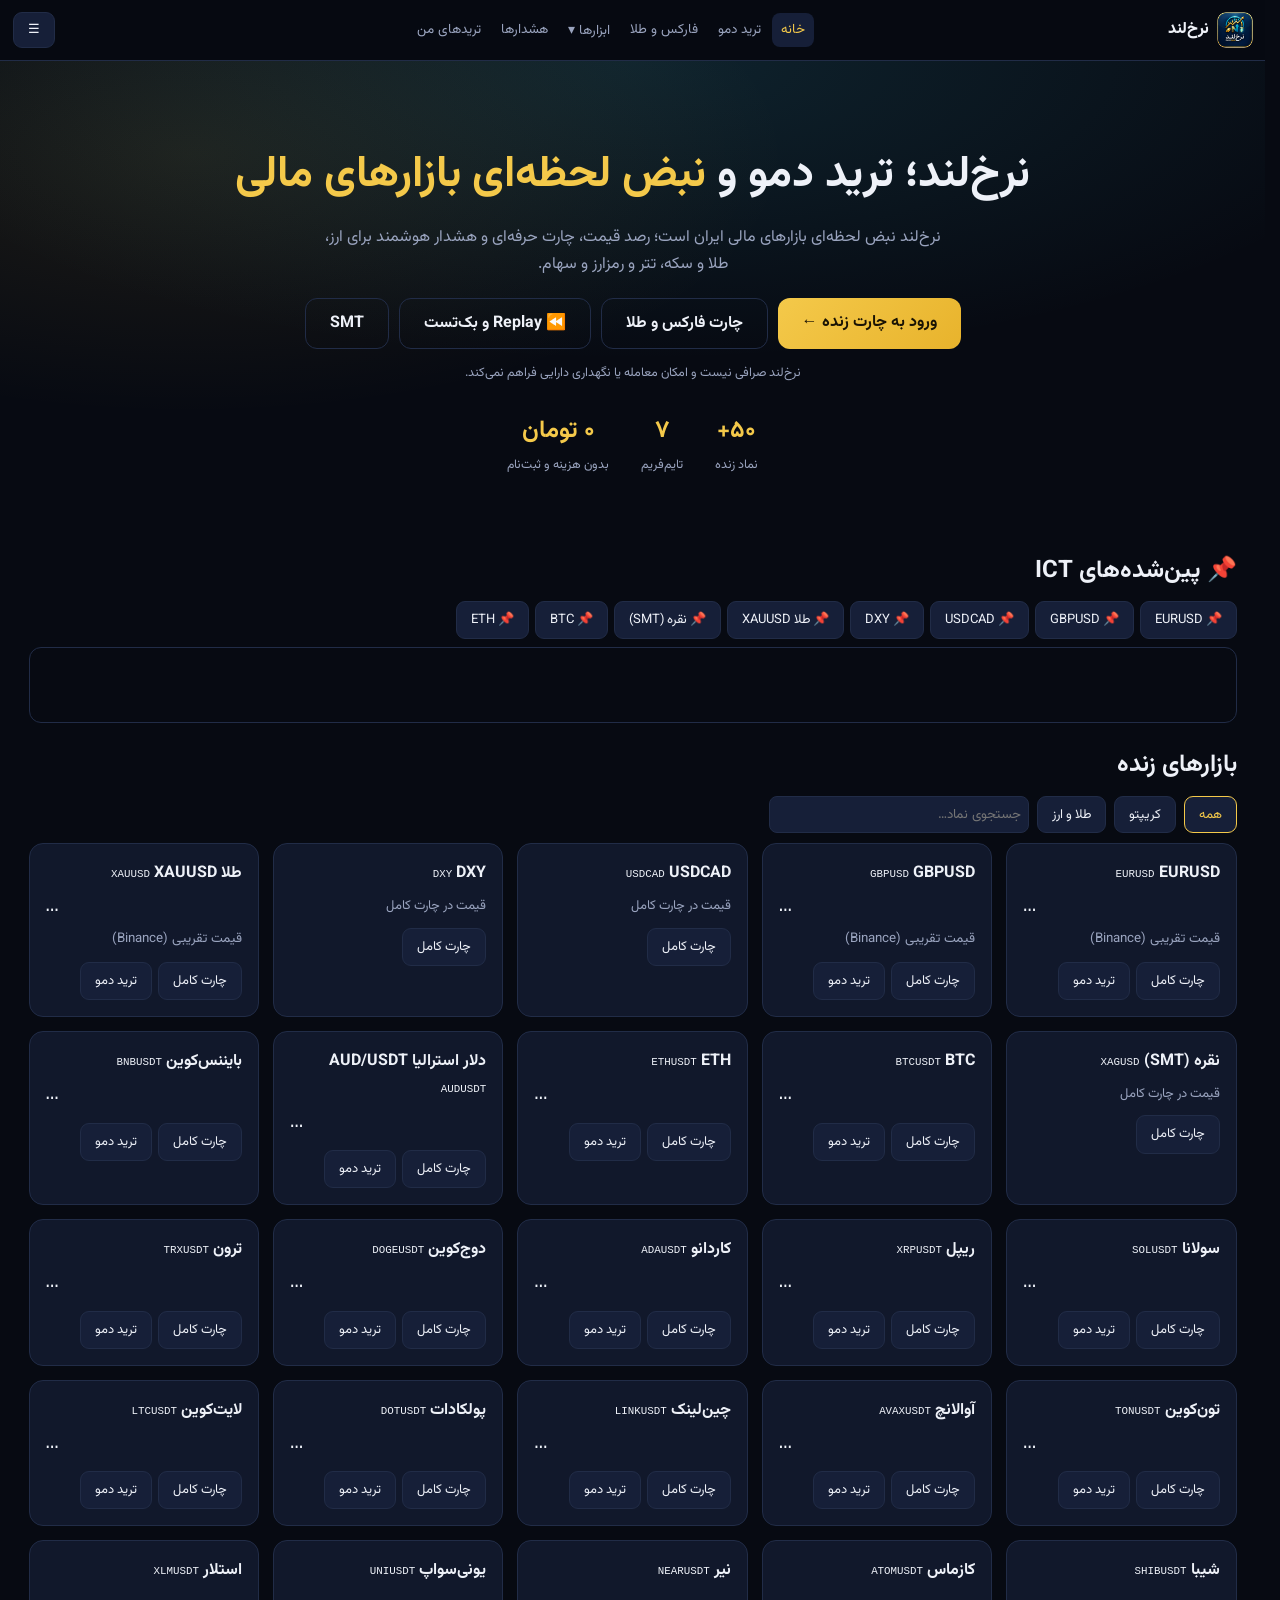
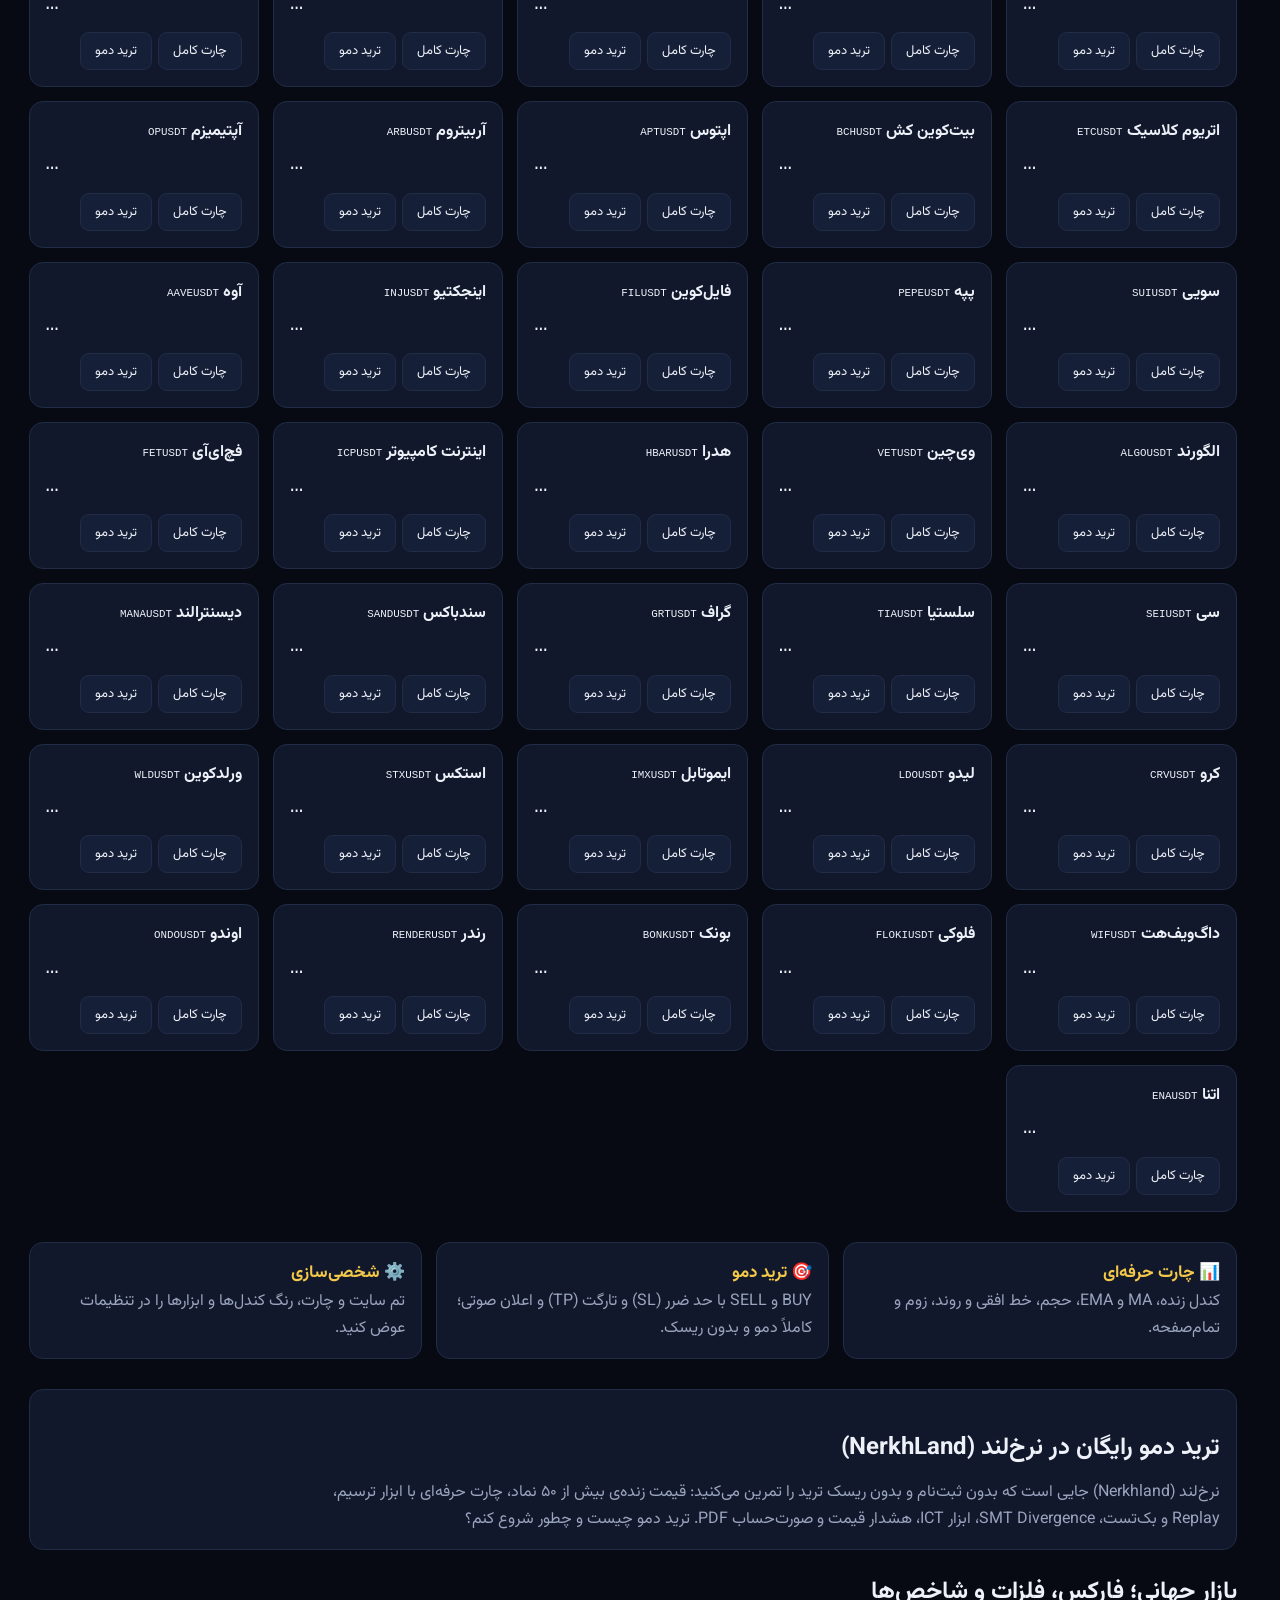
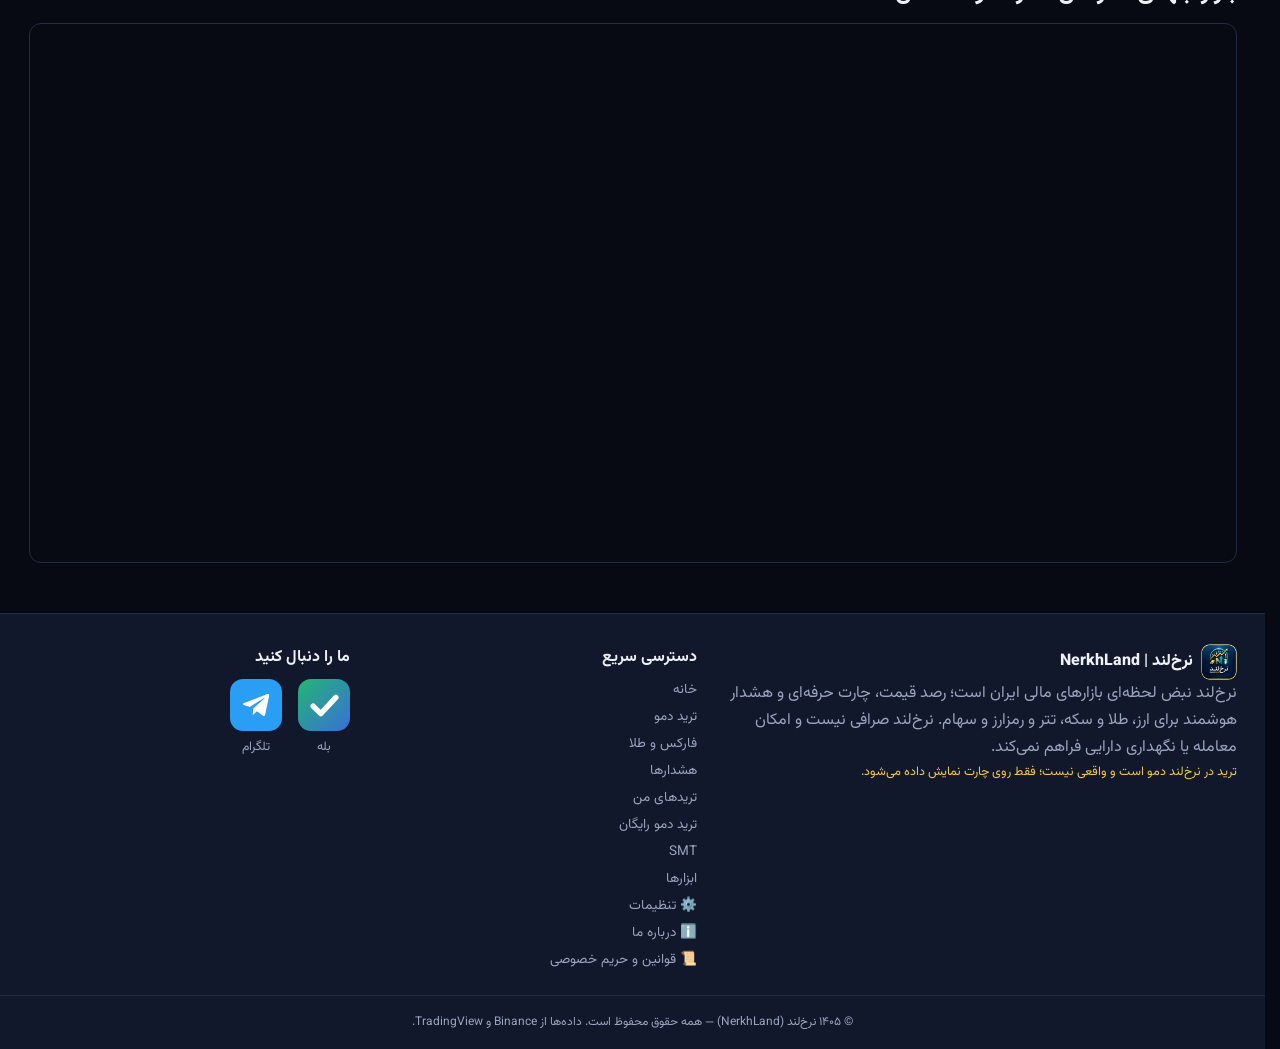
<file: index.html>
<!DOCTYPE html><html lang="fa" dir="rtl"><head><meta charset="utf-8"><meta name="viewport" content="width=device-width,initial-scale=1,viewport-fit=cover"><title>نرخ‌لند | ترید دمو رایگان، چارت زنده، Replay و SMT — NerkhLand</title><meta name="description" content="ترید دمو رایگان در نرخ‌لند (NerkhLand): قیمت زنده‌ی کریپتو، طلا و جفت‌ارز، چارت حرفه‌ای، Replay و بک‌تست، SMT و ابزار ICT، هشدار قیمت — بدون ثبت‌نام."><link rel="icon" href="assets/logo.png"><link rel="manifest" href="manifest.webmanifest"><link rel="apple-touch-icon" href="assets/icon-192.png"><meta name="theme-color" content="#070a12"><meta name="apple-mobile-web-app-capable" content="yes"><meta name="mobile-web-app-capable" content="yes"><link href="https://fonts.googleapis.com/css2?family=Vazirmatn:wght@400;700;800&display=swap" rel="stylesheet"><link rel="stylesheet" href="assets/app.css"><!--seo--><link rel="canonical" href="https://nerkhland.vercel.app/"><meta name="robots" content="index,follow,max-image-preview:large"><meta property="og:type" content="website"><meta property="og:site_name" content="نرخ‌لند | NerkhLand"><meta property="og:locale" content="fa_IR"><meta property="og:title" content="نرخ‌لند | ترید دمو رایگان، چارت زنده، Replay و SMT — NerkhLand"><meta property="og:description" content="ترید دمو رایگان در نرخ‌لند (NerkhLand): قیمت زنده‌ی کریپتو، طلا و جفت‌ارز، چارت حرفه‌ای، Replay و بک‌تست، SMT و ابزار ICT، هشدار قیمت — بدون ثبت‌نام."><meta property="og:url" content="https://nerkhland.vercel.app/"><meta property="og:image" content="https://nerkhland.vercel.app/assets/og.png"><meta property="og:image:width" content="1200"><meta property="og:image:height" content="630"><meta name="twitter:card" content="summary_large_image"><meta name="twitter:title" content="نرخ‌لند | ترید دمو رایگان، چارت زنده، Replay و SMT — NerkhLand"><meta name="twitter:description" content="ترید دمو رایگان در نرخ‌لند (NerkhLand): قیمت زنده‌ی کریپتو، طلا و جفت‌ارز، چارت حرفه‌ای، Replay و بک‌تست، SMT و ابزار ICT، هشدار قیمت — بدون ثبت‌نام."><meta name="twitter:image" content="https://nerkhland.vercel.app/assets/og.png"><link rel="preconnect" href="https://fonts.gstatic.com" crossorigin><script type="application/ld+json">{"@context": "https://schema.org", "@graph": [{"@type": "Organization", "@id": "https://nerkhland.vercel.app/#org", "name": "نرخ‌لند", "alternateName": ["NerkhLand", "Nerkhland", "nerkhland", "نرخ لند"], "url": "https://nerkhland.vercel.app/", "logo": "https://nerkhland.vercel.app/assets/icon-512.png"}, {"@type": "WebSite", "@id": "https://nerkhland.vercel.app/#web", "url": "https://nerkhland.vercel.app/", "name": "نرخ‌لند | NerkhLand", "inLanguage": "fa", "publisher": {"@id": "https://nerkhland.vercel.app/#org"}}]}</script><!--/seo--></head><body>
<section class="hero"><div class="wrap"><h1>نرخ‌لند؛ ترید دمو و <span style="color:var(--gold)">نبض لحظه‌ای بازارهای مالی</span></h1><p>نرخ‌لند نبض لحظه‌ای بازارهای مالی ایران است؛ رصد قیمت، چارت حرفه‌ای و هشدار هوشمند برای ارز، طلا و سکه، تتر و رمزارز و سهام.</p><div class="cta"><a class="g" href="chart.html">ورود به چارت زنده ←</a><a class="o" href="tv.html">چارت فارکس و طلا</a><a class="o" href="chart.html">⏪ Replay و بک‌تست</a><a class="o" href="smt.html">SMT</a></div>
<p style="font-size:12.5px;margin-top:14px">نرخ‌لند صرافی نیست و امکان معامله یا نگهداری دارایی فراهم نمی‌کند.</p><div class="stats"><div><b>۵۰+</b><span>نماد زنده</span></div><div><b>۷</b><span>تایم‌فریم</span></div><div><b>۰ تومان</b><span>بدون هزینه و ثبت‌نام</span></div></div></div></section>
<main class="wrap"><h2>📌 پین‌شده‌های ICT</h2><div class="bar" id="pn"></div><div class="tape" id="tape"></div><h2>بازارهای زنده</h2><div class="chips"><button class="on" data-f="all">همه</button><button data-f="cr">کریپتو</button><button data-f="fx">طلا و ارز</button><input id="q" placeholder="جستجوی نماد…"></div><div class="grid" id="g"></div>
<div class="feat"><div class="card"><b>📊 چارت حرفه‌ای</b><p>کندل زنده، MA و EMA، حجم، خط افقی و روند، زوم و تمام‌صفحه.</p></div><div class="card"><b>🎯 ترید دمو</b><p>BUY و SELL با حد ضرر (SL) و تارگت (TP) و اعلان صوتی؛ کاملاً دمو و بدون ریسک.</p></div><div class="card"><b>⚙️ شخصی‌سازی</b><p>تم سایت و چارت، رنگ کندل‌ها و ابزارها را در تنظیمات عوض کنید.</p></div></div><section class="card seo" style="margin:20px 0"><h2>ترید دمو رایگان در نرخ‌لند (NerkhLand)</h2><p>نرخ‌لند (Nerkhland) جایی است که بدون ثبت‌نام و بدون ریسک ترید را تمرین می‌کنید: قیمت زنده‌ی بیش از ۵۰ نماد، چارت حرفه‌ای با ابزار ترسیم، <a href="chart.html?replay=1">Replay و بک‌تست</a>، <a href="smt.html">SMT Divergence</a>، ابزار ICT، هشدار قیمت و صورت‌حساب PDF. <a href="demo-trade.html">ترید دمو چیست و چطور شروع کنم؟</a></p></section><h2>بازار جهانی؛ فارکس، فلزات و شاخص‌ها</h2><div class="tape" id="ov" style="height:540px"></div></main>
<script src="assets/app.js"></script><script>layout('index.html');$('#pn').innerHTML=PINS.map(p=>`<a class="btn" href="tv.html?s=${encodeURIComponent(p[0])}">📌 ${p[1]}</a>`).join('');let f='all',q='';
tvw($('#tape'),'ticker-tape',{symbols:[{proName:'OANDA:XAUUSD',title:'طلا XAU'},{proName:'FX:EURUSD',title:'EUR/USD'},{proName:'FX:GBPUSD',title:'GBP/USD'},{proName:'BITSTAMP:BTCUSD',title:'BTC'},{proName:'BITSTAMP:ETHUSD',title:'ETH'},{proName:'OANDA:XAGUSD',title:'نقره'},{proName:'TVC:DXY',title:'DXY'}],isTransparent:true,displayMode:'adaptive'});
tvf($('#ov'),'market-overview',{dateRange:'1D',showChart:true,isTransparent:true,width:'100%',height:'100%',showSymbolLogo:true,tabs:[{title:'فارکس',symbols:[{s:'FX:EURUSD',d:'EUR/USD'},{s:'FX:GBPUSD',d:'GBP/USD'},{s:'FX:USDJPY',d:'USD/JPY'},{s:'FX:AUDUSD',d:'AUD/USD'},{s:'FX:USDCAD',d:'USD/CAD'},{s:'FX:USDCHF',d:'USD/CHF'},{s:'FX:NZDUSD',d:'NZD/USD'}]},{title:'فلزات و انرژی',symbols:[{s:'OANDA:XAUUSD',d:'طلا'},{s:'OANDA:XAGUSD',d:'نقره'},{s:'OANDA:XPTUSD',d:'پلاتین'},{s:'TVC:USOIL',d:'نفت خام'},{s:'COMEX:HG1!',d:'مس'}]},{title:'شاخص‌ها',symbols:[{s:'TVC:DXY',d:'شاخص دلار DXY'},{s:'SP:SPX',d:'S&P 500'},{s:'NASDAQ:NDX',d:'نزدک ۱۰۰'},{s:'DJ:DJI',d:'داوجونز'},{s:'TVC:DAX',d:'DAX'}]},{title:'کریپتو',symbols:[{s:'BINANCE:BTCUSDT',d:'بیت‌کوین'},{s:'BINANCE:ETHUSDT',d:'اتریوم'},{s:'BINANCE:SOLUSDT',d:'سولانا'},{s:'BINANCE:BNBUSDT',d:'BNB'},{s:'BINANCE:XRPUSDT',d:'ریپل'}]}]});
const PC=[['FX:EURUSD','EURUSD','EURUSDT','fx'],['FX:GBPUSD','GBPUSD','GBPUSDT','fx'],['FX:USDCAD','USDCAD',null,'fx'],['TVC:DXY','DXY',null,'fx'],['OANDA:XAUUSD','طلا XAUUSD','PAXGUSDT','fx'],['OANDA:XAGUSD','نقره (SMT)',null,'fx'],['BINANCE:BTCUSDT','BTC','BTCUSDT','cr'],['BINANCE:ETHUSDT','ETH','ETHUSDT','cr']],USED=PC.map(p=>p[2]).filter(Boolean),APX=['EURUSDT','GBPUSDT','PAXGUSDT'];
function card(h,name,sub,key,demo){const u='tv.html?s='+encodeURIComponent(h);return `<div class="card"><a href="${u}"><b>${name}</b> <small class="mono">${sub}</small>${key?`<div class="mono" style="font-size:22px" id="p${key}">${P[key]?fmt(P[key]):'…'}</div><div class="mono" id="c${key}"></div>${APX.includes(key)?'<small style="color:var(--d)">قیمت تقریبی (Binance)</small>':''}`:'<div style="font-size:13px;color:var(--d);margin:8px 0">قیمت در چارت کامل</div>'}</a><div class="bar" style="margin:10px 0 0"><a class="btn" href="${u}">چارت کامل</a>${demo?`<a class="btn" href="chart.html?symbol=${demo}">ترید دمو</a>`:''}</div></div>`}
function R(){const t=s=>(s||'').toLowerCase().includes(q);
const pins=PC.filter(p=>(f=='all'||p[3]==f)&&t(p[1]+p[0]+(p[2]||''))).map(p=>card(p[0],p[1],p[0].split(':')[1],p[2],p[2]));
const rest=Object.keys(SYMS).filter(s=>!USED.includes(s)&&(f=='all'||(f=='fx')==FX.includes(s))&&t(s+SYMS[s])).sort((a,b)=>(a=='AUDUSDT'?-1:0)-(b=='AUDUSDT'?-1:0)).map(s=>card('BINANCE:'+s,SYMS[s],s,s,s));
$('#g').innerHTML=pins.concat(rest).join('');Object.keys(P).forEach(U)}
function U(s){const p=$('#p'+s);if(!p)return;p.textContent=fmt(P[s]);const c=$('#c'+s);c.textContent=(CH[s]>=0?'▲ ':'▼ ')+Math.abs(CH[s]).toFixed(2)+'%';c.className='mono '+(CH[s]>=0?'up':'dn')}
document.querySelector('.chips').onclick=e=>{if(e.target.dataset.f){f=e.target.dataset.f;document.querySelectorAll('.chips button').forEach(b=>b.classList.toggle('on',b==e.target));R()}};$('#q').oninput=e=>{q=e.target.value.toLowerCase();R()};addEventListener('tick',e=>U(e.detail));R()</script></body></html>
</file>
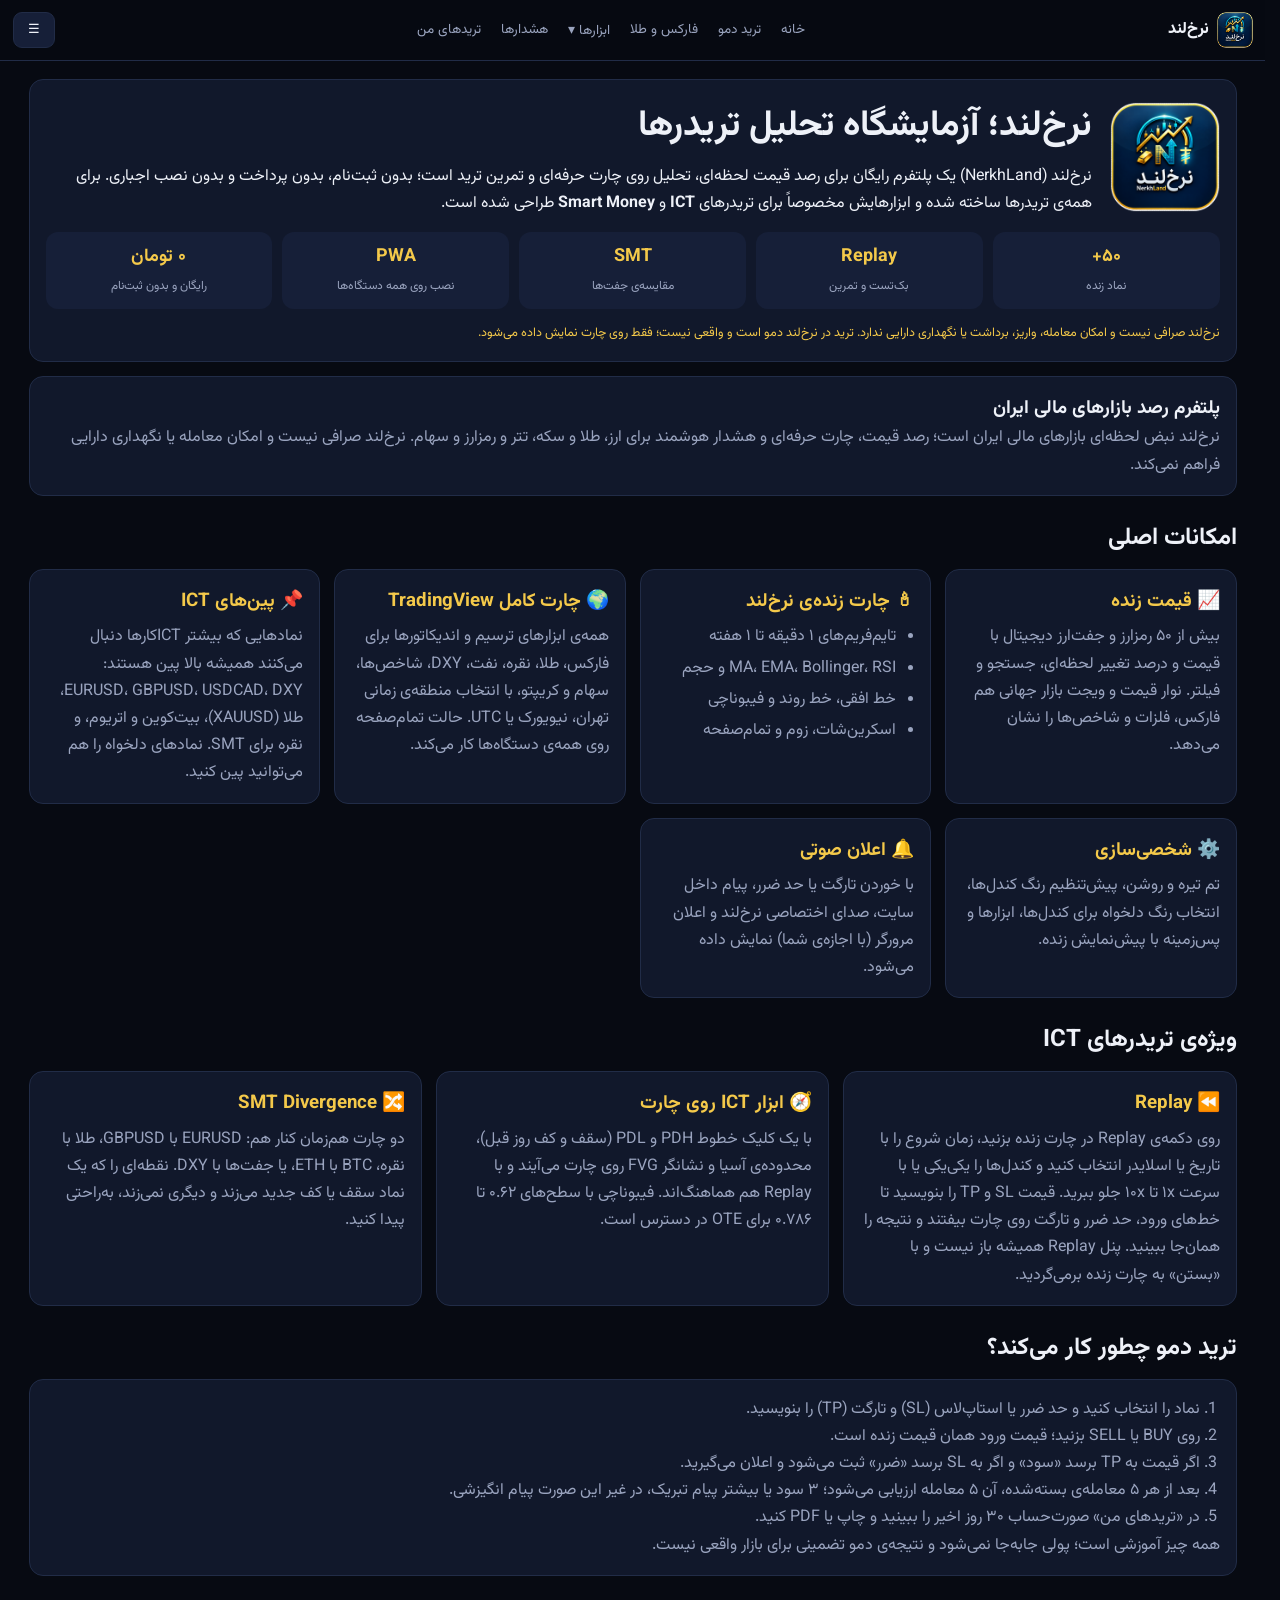
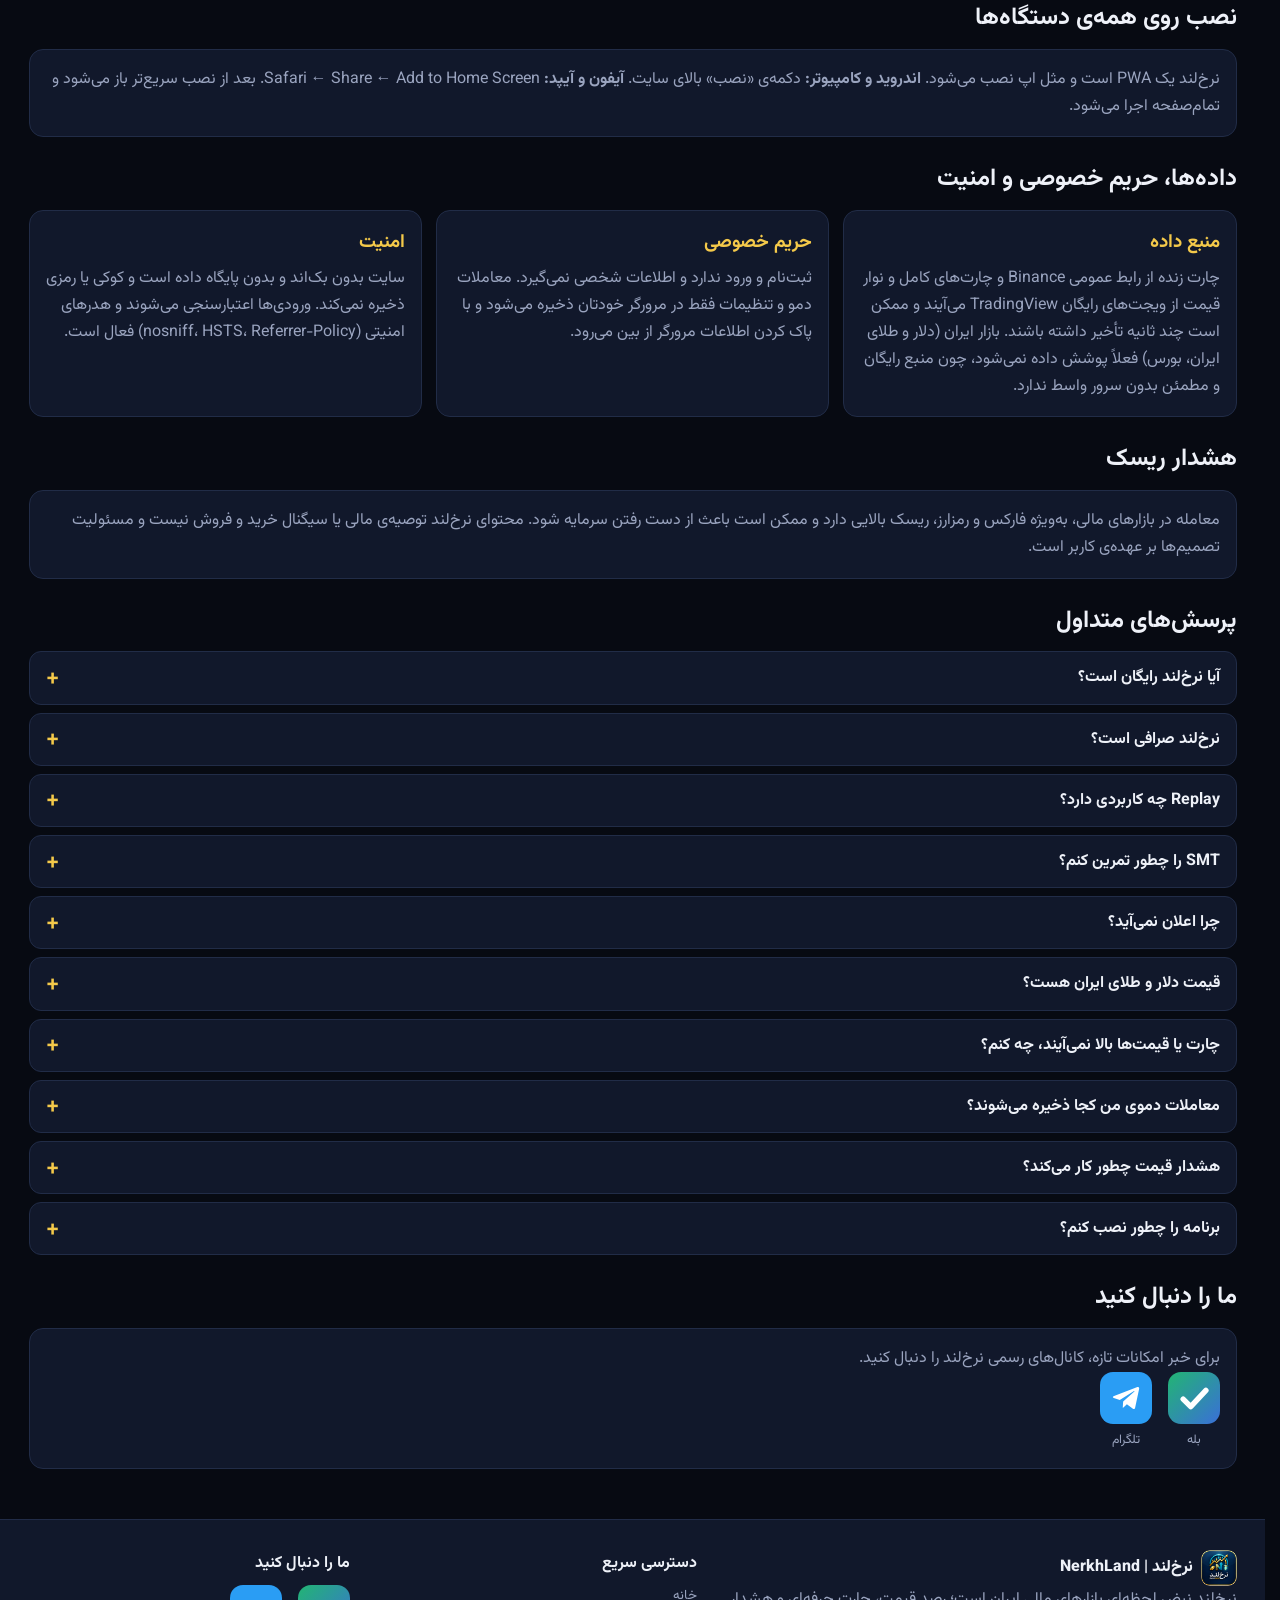
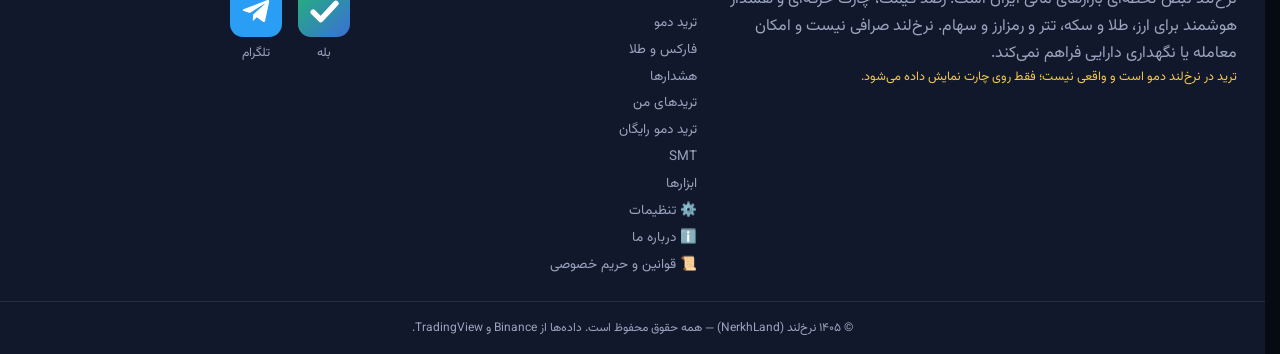
<file: about.html>
<!DOCTYPE html><html lang="fa" dir="rtl"><head><meta charset="utf-8"><meta name="viewport" content="width=device-width,initial-scale=1,viewport-fit=cover"><title>درباره نرخ‌لند (NerkhLand) | پلتفرم ترید دمو و تحلیل ICT</title><meta name="description" content="نرخ‌لند پلتفرم رایگان رصد قیمت، تحلیل چارت و ترید دمو برای همه‌ی تریدرها و مخصوص تریدرهای ICT است."><link rel="icon" href="assets/logo.png"><link rel="manifest" href="manifest.webmanifest"><link rel="apple-touch-icon" href="assets/icon-192.png"><meta name="theme-color" content="#070a12"><meta name="apple-mobile-web-app-capable" content="yes"><meta name="mobile-web-app-capable" content="yes"><link href="https://fonts.googleapis.com/css2?family=Vazirmatn:wght@400;700;800&display=swap" rel="stylesheet"><link rel="stylesheet" href="assets/app.css"><!--seo--><link rel="canonical" href="https://nerkhland.vercel.app/about.html"><meta name="robots" content="index,follow,max-image-preview:large"><meta property="og:type" content="website"><meta property="og:site_name" content="نرخ‌لند | NerkhLand"><meta property="og:locale" content="fa_IR"><meta property="og:title" content="درباره نرخ‌لند (NerkhLand) | پلتفرم ترید دمو و تحلیل ICT"><meta property="og:description" content="نرخ‌لند پلتفرم رایگان رصد قیمت، تحلیل چارت و ترید دمو برای همه‌ی تریدرها و مخصوص تریدرهای ICT است."><meta property="og:url" content="https://nerkhland.vercel.app/about.html"><meta property="og:image" content="https://nerkhland.vercel.app/assets/og.png"><meta property="og:image:width" content="1200"><meta property="og:image:height" content="630"><meta name="twitter:card" content="summary_large_image"><meta name="twitter:title" content="درباره نرخ‌لند (NerkhLand) | پلتفرم ترید دمو و تحلیل ICT"><meta name="twitter:description" content="نرخ‌لند پلتفرم رایگان رصد قیمت، تحلیل چارت و ترید دمو برای همه‌ی تریدرها و مخصوص تریدرهای ICT است."><meta name="twitter:image" content="https://nerkhland.vercel.app/assets/og.png"><link rel="preconnect" href="https://fonts.gstatic.com" crossorigin><script type="application/ld+json">{"@context": "https://schema.org", "@graph": [{"@type": "Organization", "@id": "https://nerkhland.vercel.app/#org", "name": "نرخ‌لند", "alternateName": ["NerkhLand", "Nerkhland", "nerkhland", "نرخ لند"], "url": "https://nerkhland.vercel.app/", "logo": "https://nerkhland.vercel.app/assets/icon-512.png"}]}</script><!--/seo--></head><body>
<main class="wrap"><div class="card" style="margin-top:18px"><div class="hero2"><img src="assets/logo.png" width="110" height="110" alt="لوگوی نرخ‌لند"><div style="flex:1;min-width:240px"><h1 style="margin:0 0 6px;font-size:clamp(24px,4vw,36px)">نرخ‌لند؛ آزمایشگاه تحلیل تریدرها</h1><p style="color:var(--t)">نرخ‌لند (NerkhLand) یک پلتفرم رایگان برای رصد قیمت لحظه‌ای، تحلیل روی چارت حرفه‌ای و تمرین ترید است؛ بدون ثبت‌نام، بدون پرداخت و بدون نصب اجباری. برای همه‌ی تریدرها ساخته شده و ابزارهایش مخصوصاً برای تریدرهای <b>ICT</b> و <b>Smart Money</b> طراحی شده است.</p></div></div>
<div class="kpi"><div><b>۵۰+</b><span>نماد زنده</span></div><div><b>Replay</b><span>بک‌تست و تمرین</span></div><div><b>SMT</b><span>مقایسه‌ی جفت‌ها</span></div><div><b>PWA</b><span>نصب روی همه دستگاه‌ها</span></div><div><b>۰ تومان</b><span>رایگان و بدون ثبت‌نام</span></div></div>
<p class="note">نرخ‌لند صرافی نیست و امکان معامله، واریز، برداشت یا نگهداری دارایی ندارد. ترید در نرخ‌لند دمو است و واقعی نیست؛ فقط روی چارت نمایش داده می‌شود.</p></div>
<div class="card" style="margin-top:14px"><h3>پلتفرم رصد بازارهای مالی ایران</h3><p>نرخ‌لند نبض لحظه‌ای بازارهای مالی ایران است؛ رصد قیمت، چارت حرفه‌ای و هشدار هوشمند برای ارز، طلا و سکه، تتر و رمزارز و سهام. نرخ‌لند صرافی نیست و امکان معامله یا نگهداری دارایی فراهم نمی‌کند.</p></div><h2>امکانات اصلی</h2><div class="ab">
<div class="card"><h3>📈 قیمت زنده</h3><p>بیش از ۵۰ رمزارز و جفت‌ارز دیجیتال با قیمت و درصد تغییر لحظه‌ای، جستجو و فیلتر. نوار قیمت و ویجت بازار جهانی هم فارکس، فلزات و شاخص‌ها را نشان می‌دهد.</p></div>
<div class="card"><h3>🕯 چارت زنده‌ی نرخ‌لند</h3><ul><li>تایم‌فریم‌های ۱ دقیقه تا ۱ هفته</li><li>MA، EMA، Bollinger، RSI و حجم</li><li>خط افقی، خط روند و فیبوناچی</li><li>اسکرین‌شات، زوم و تمام‌صفحه</li></ul></div>
<div class="card"><h3>🌍 چارت کامل TradingView</h3><p>همه‌ی ابزارهای ترسیم و اندیکاتورها برای فارکس، طلا، نقره، نفت، DXY، شاخص‌ها، سهام و کریپتو، با انتخاب منطقه‌ی زمانی تهران، نیویورک یا UTC. حالت تمام‌صفحه روی همه‌ی دستگاه‌ها کار می‌کند.</p></div>
<div class="card"><h3>📌 پین‌های ICT</h3><p>نمادهایی که بیشتر ICT‌کارها دنبال می‌کنند همیشه بالا پین هستند: EURUSD، GBPUSD، USDCAD، DXY، طلا (XAUUSD)، بیت‌کوین و اتریوم، و نقره برای SMT. نمادهای دلخواه را هم می‌توانید پین کنید.</p></div>
<div class="card"><h3>⚙️ شخصی‌سازی</h3><p>تم تیره و روشن، پیش‌تنظیم رنگ کندل‌ها، انتخاب رنگ دلخواه برای کندل‌ها، ابزارها و پس‌زمینه با پیش‌نمایش زنده.</p></div>
<div class="card"><h3>🔔 اعلان صوتی</h3><p>با خوردن تارگت یا حد ضرر، پیام داخل سایت، صدای اختصاصی نرخ‌لند و اعلان مرورگر (با اجازه‌ی شما) نمایش داده می‌شود.</p></div></div>
<h2>ویژه‌ی تریدرهای ICT</h2><div class="ab">
<div class="card"><h3>⏪ Replay</h3><p>روی دکمه‌ی Replay در چارت زنده بزنید، زمان شروع را با تاریخ یا اسلایدر انتخاب کنید و کندل‌ها را یکی‌یکی یا با سرعت ۱x تا ۱۰x جلو ببرید. قیمت SL و TP را بنویسید تا خط‌های ورود، حد ضرر و تارگت روی چارت بیفتند و نتیجه را همان‌جا ببینید. پنل Replay همیشه باز نیست و با «بستن» به چارت زنده برمی‌گردید.</p></div>
<div class="card"><h3>🧭 ابزار ICT روی چارت</h3><p>با یک کلیک خطوط PDH و PDL (سقف و کف روز قبل)، محدوده‌ی آسیا و نشانگر FVG روی چارت می‌آیند و با Replay هم هماهنگ‌اند. فیبوناچی با سطح‌های ۰.۶۲ تا ۰.۷۸۶ برای OTE در دسترس است.</p></div>
<div class="card"><h3>🔀 SMT Divergence</h3><p>دو چارت هم‌زمان کنار هم: EURUSD با GBPUSD، طلا با نقره، BTC با ETH، یا جفت‌ها با DXY. نقطه‌ای را که یک نماد سقف یا کف جدید می‌زند و دیگری نمی‌زند، به‌راحتی پیدا کنید.</p></div></div>
<h2>ترید دمو چطور کار می‌کند؟</h2><div class="card"><ol style="margin-right:20px;color:var(--d)"><li>نماد را انتخاب کنید و حد ضرر یا استاپ‌لاس (SL) و تارگت (TP) را بنویسید.</li><li>روی BUY یا SELL بزنید؛ قیمت ورود همان قیمت زنده است.</li><li>اگر قیمت به TP برسد «سود» و اگر به SL برسد «ضرر» ثبت می‌شود و اعلان می‌گیرید.</li><li>بعد از هر ۵ معامله‌ی بسته‌شده، آن ۵ معامله ارزیابی می‌شود؛ ۳ سود یا بیشتر پیام تبریک، در غیر این صورت پیام انگیزشی.</li><li>در «ترید‌های من» صورت‌حساب ۳۰ روز اخیر را ببینید و چاپ یا PDF کنید.</li></ol><p>همه چیز آموزشی است؛ پولی جابه‌جا نمی‌شود و نتیجه‌ی دمو تضمینی برای بازار واقعی نیست.</p></div>
<h2>نصب روی همه‌ی دستگاه‌ها</h2><div class="card"><p>نرخ‌لند یک PWA است و مثل اپ نصب می‌شود. <b>اندروید و کامپیوتر:</b> دکمه‌ی «نصب» بالای سایت. <b>آیفون و آیپد:</b> Safari ← Share ← Add to Home Screen. بعد از نصب سریع‌تر باز می‌شود و تمام‌صفحه اجرا می‌شود.</p></div>
<h2>داده‌ها، حریم خصوصی و امنیت</h2><div class="ab"><div class="card"><h3>منبع داده</h3><p>چارت زنده از رابط عمومی Binance و چارت‌های کامل و نوار قیمت از ویجت‌های رایگان TradingView می‌آیند و ممکن است چند ثانیه تأخیر داشته باشند. بازار ایران (دلار و طلای ایران، بورس) فعلاً پوشش داده نمی‌شود، چون منبع رایگان و مطمئن بدون سرور واسط ندارد.</p></div><div class="card"><h3>حریم خصوصی</h3><p>ثبت‌نام و ورود ندارد و اطلاعات شخصی نمی‌گیرد. معاملات دمو و تنظیمات فقط در مرورگر خودتان ذخیره می‌شود و با پاک کردن اطلاعات مرورگر از بین می‌رود.</p></div><div class="card"><h3>امنیت</h3><p>سایت بدون بک‌اند و بدون پایگاه داده است و کوکی یا رمزی ذخیره نمی‌کند. ورودی‌ها اعتبارسنجی می‌شوند و هدرهای امنیتی (nosniff، HSTS، Referrer-Policy) فعال است.</p></div></div>
<h2>هشدار ریسک</h2><div class="card"><p>معامله در بازارهای مالی، به‌ویژه فارکس و رمزارز، ریسک بالایی دارد و ممکن است باعث از دست رفتن سرمایه شود. محتوای نرخ‌لند توصیه‌ی مالی یا سیگنال خرید و فروش نیست و مسئولیت تصمیم‌ها بر عهده‌ی کاربر است.</p></div>
<h2>پرسش‌های متداول</h2><div id="faq"></div>
<h2>ما را دنبال کنید</h2><div class="card"><p>برای خبر امکانات تازه، کانال‌های رسمی نرخ‌لند را دنبال کنید.</p><div id="soc"></div></div></main>
<script src="assets/app.js"></script><script>layout('about.html');$('#soc').innerHTML=SOC;
const F=[['آیا نرخ‌لند رایگان است؟','بله، همه‌ی امکانات رایگان است و ثبت‌نام لازم ندارد.'],['نرخ‌لند صرافی است؟','خیر. امکان معامله، واریز، برداشت یا نگهداری دارایی ندارد و ترید آن فقط دمو است.'],['Replay چه کاربردی دارد؟','برای بک‌تست و تمرین استراتژی روی کندل‌های گذشته، بدون ریسک و با SL و TP دلخواه.'],['SMT را چطور تمرین کنم؟','در صفحه‌ی SMT جفتی مثل EURUSD و GBPUSD را انتخاب کنید و سقف‌ها و کف‌های هر دو چارت را مقایسه کنید.'],['چرا اعلان نمی‌آید؟','در اولین ورود اجازه‌ی اعلان را «Allow» کنید و سایت را در یک تب باز نگه دارید. اگر مسدود شده، از تنظیمات سایت در مرورگر فعالش کنید. در آیفون ابتدا سایت را به Home Screen اضافه کنید.'],['قیمت دلار و طلای ایران هست؟','فعلاً نه. منبع رایگان و دقیق برای قیمت ایران بدون سرور واسط وجود ندارد و ترجیح می‌دهیم عدد نادقیق نشان ندهیم.'],['چارت یا قیمت‌ها بالا نمی‌آیند، چه کنم؟','اتصال به Binance و TradingView در بعضی شبکه‌ها محدود است. فیلترشکن را روشن کنید و صفحه را دوباره باز کنید.'],['معاملات دموی من کجا ذخیره می‌شوند؟','فقط در مرورگر شما؛ چیزی روی سرور ذخیره نمی‌شود.'],['هشدار قیمت چطور کار می‌کند؟','روی چارت زنده ابزار 🔔 را بزنید و روی قیمت دلخواه کلیک کنید، یا عدد را بنویسید. وقتی قیمت به آن برسد اعلان با صدا می‌گیرید؛ سایت باید باز یا نصب‌شده باشد.'],['برنامه را چطور نصب کنم؟','دکمه‌ی «نصب» بالای سایت یا در آیفون: Share ← Add to Home Screen.']];
$('#faq').innerHTML=F.map(f=>`<details><summary>${f[0]}</summary><p>${f[1]}</p></details>`).join('');document.querySelectorAll('#faq details').forEach(d=>d.ontoggle=()=>{if(d.open)document.querySelectorAll('#faq details').forEach(q=>{if(q!==d)q.open=false})})</script></body></html>
</file>
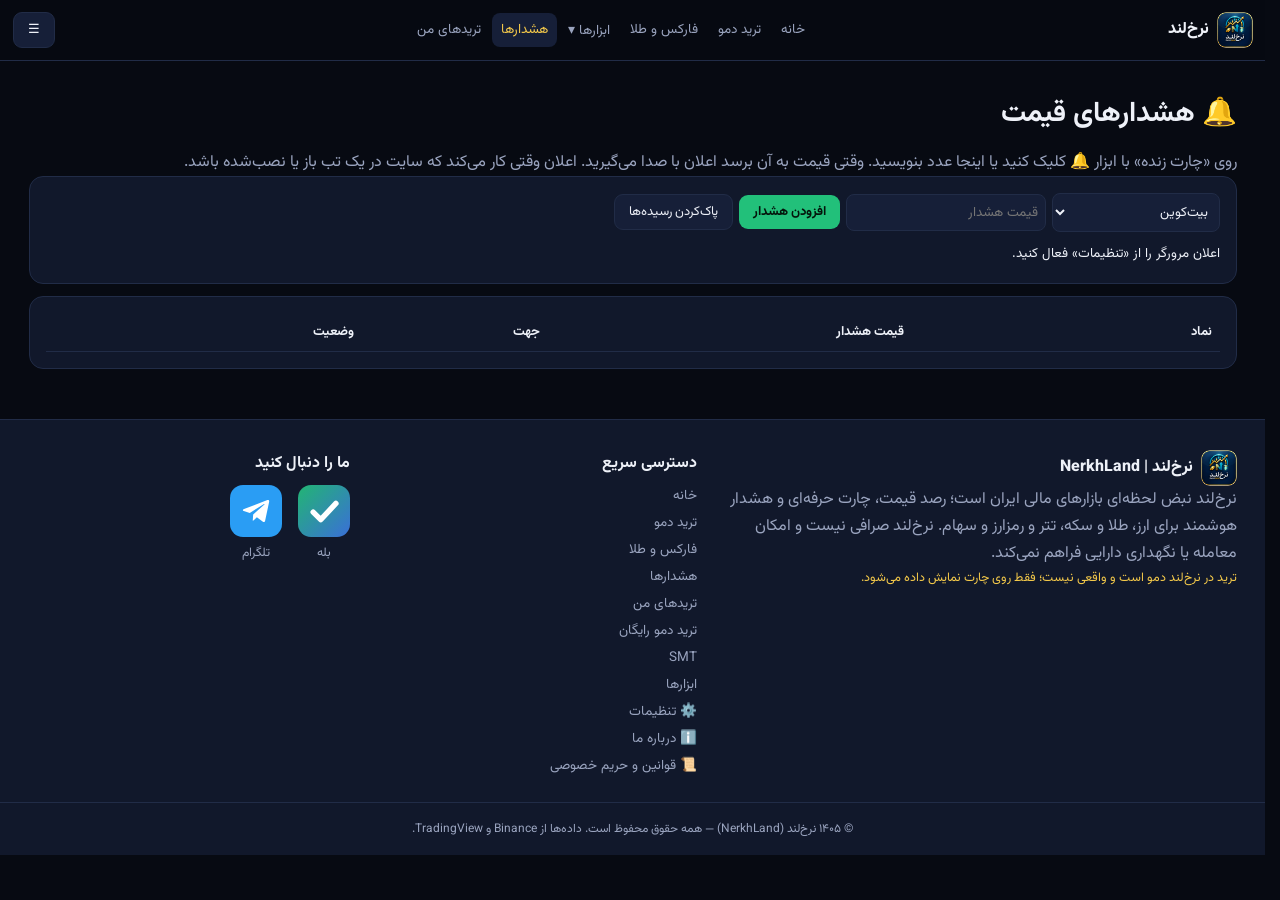
<file: alerts.html>
<!DOCTYPE html><html lang="fa" dir="rtl"><head><meta charset="utf-8"><meta name="viewport" content="width=device-width,initial-scale=1,viewport-fit=cover"><title>هشدارهای قیمت | نرخ‌لند</title><meta name="description" content="مدیریت هشدارهای قیمت."><link rel="icon" href="assets/logo.png"><link rel="manifest" href="manifest.webmanifest"><link rel="apple-touch-icon" href="assets/icon-192.png"><meta name="theme-color" content="#070a12"><meta name="apple-mobile-web-app-capable" content="yes"><meta name="mobile-web-app-capable" content="yes"><link href="https://fonts.googleapis.com/css2?family=Vazirmatn:wght@400;700;800&display=swap" rel="stylesheet"><link rel="stylesheet" href="assets/app.css"><!--seo--><link rel="canonical" href="https://nerkhland.vercel.app/alerts.html"><meta name="robots" content="noindex,follow"><meta property="og:type" content="website"><meta property="og:site_name" content="نرخ‌لند | NerkhLand"><meta property="og:locale" content="fa_IR"><meta property="og:title" content="هشدارهای قیمت | نرخ‌لند"><meta property="og:description" content="مدیریت هشدارهای قیمت."><meta property="og:url" content="https://nerkhland.vercel.app/alerts.html"><meta property="og:image" content="https://nerkhland.vercel.app/assets/og.png"><meta property="og:image:width" content="1200"><meta property="og:image:height" content="630"><meta name="twitter:card" content="summary_large_image"><meta name="twitter:title" content="هشدارهای قیمت | نرخ‌لند"><meta name="twitter:description" content="مدیریت هشدارهای قیمت."><meta name="twitter:image" content="https://nerkhland.vercel.app/assets/og.png"><link rel="preconnect" href="https://fonts.gstatic.com" crossorigin><script type="application/ld+json">{"@context": "https://schema.org", "@graph": [{"@type": "Organization", "@id": "https://nerkhland.vercel.app/#org", "name": "نرخ‌لند", "alternateName": ["NerkhLand", "Nerkhland", "nerkhland", "نرخ لند"], "url": "https://nerkhland.vercel.app/", "logo": "https://nerkhland.vercel.app/assets/icon-512.png"}]}</script><!--/seo--></head><body><main class="wrap"><h1 style="font-size:28px">🔔 هشدارهای قیمت</h1><p>روی «چارت زنده» با ابزار 🔔 کلیک کنید یا اینجا عدد بنویسید. وقتی قیمت به آن برسد اعلان با صدا می‌گیرید. اعلان وقتی کار می‌کند که سایت در یک تب باز یا نصب‌شده باشد.</p>
<div class="card"><div class="bar"><select id="as" aria-label="نماد"></select><input id="ap" inputmode="decimal" placeholder="قیمت هشدار" style="max-width:200px"><button class="buy" id="ab">افزودن هشدار</button><button id="ac">پاک‌کردن رسیده‌ها</button></div><small>اعلان مرورگر را از «تنظیمات» فعال کنید.</small></div>
<div class="card" style="margin-top:12px;overflow-x:auto"><table><thead><tr><th>نماد</th><th>قیمت هشدار</th><th>جهت</th><th>وضعیت</th><th></th></tr></thead><tbody id="tb"></tbody></table></div></main>
<script src="assets/app.js"></script><script>layout('alerts.html');
const ALL=SYMS;$('#as').innerHTML=Object.keys(ALL).map(s=>`<option value="${s}">${ALL[s]}</option>`).join('');
let sg='';function R(){const l=AL.get(),s=l.map(x=>x.id+x.on).join();if(s===sg)return;sg=s;$('#tb').innerHTML=l.slice().reverse().map(x=>`<tr><td>${NM(x.sym)}</td><td class="mono">${fmt(x.price)}</td><td>${x.dir=='up'?'▲ بالاتر':'▼ پایین‌تر'}</td><td>${x.on?'<span class="up">فعال</span>':'رسید ✓'}</td><td><button data-d="${x.id}" style="padding:2px 10px">✕</button></td></tr>`).join('')||'<tr><td colspan=5>هنوز هشداری ثبت نشده.</td></tr>'}
$('#ab').onclick=()=>{if(addAlert($('#as').value,num($('#ap').value)))$('#ap').value=''};
$('#ac').onclick=()=>{AL.set(AL.get().filter(x=>x.on));R()};$('#tb').onclick=e=>{const id=e.target.dataset.d;if(id){AL.set(AL.get().filter(x=>x.id!=id));R()}};
addEventListener('alertchange',R);R()</script></body></html>
</file>
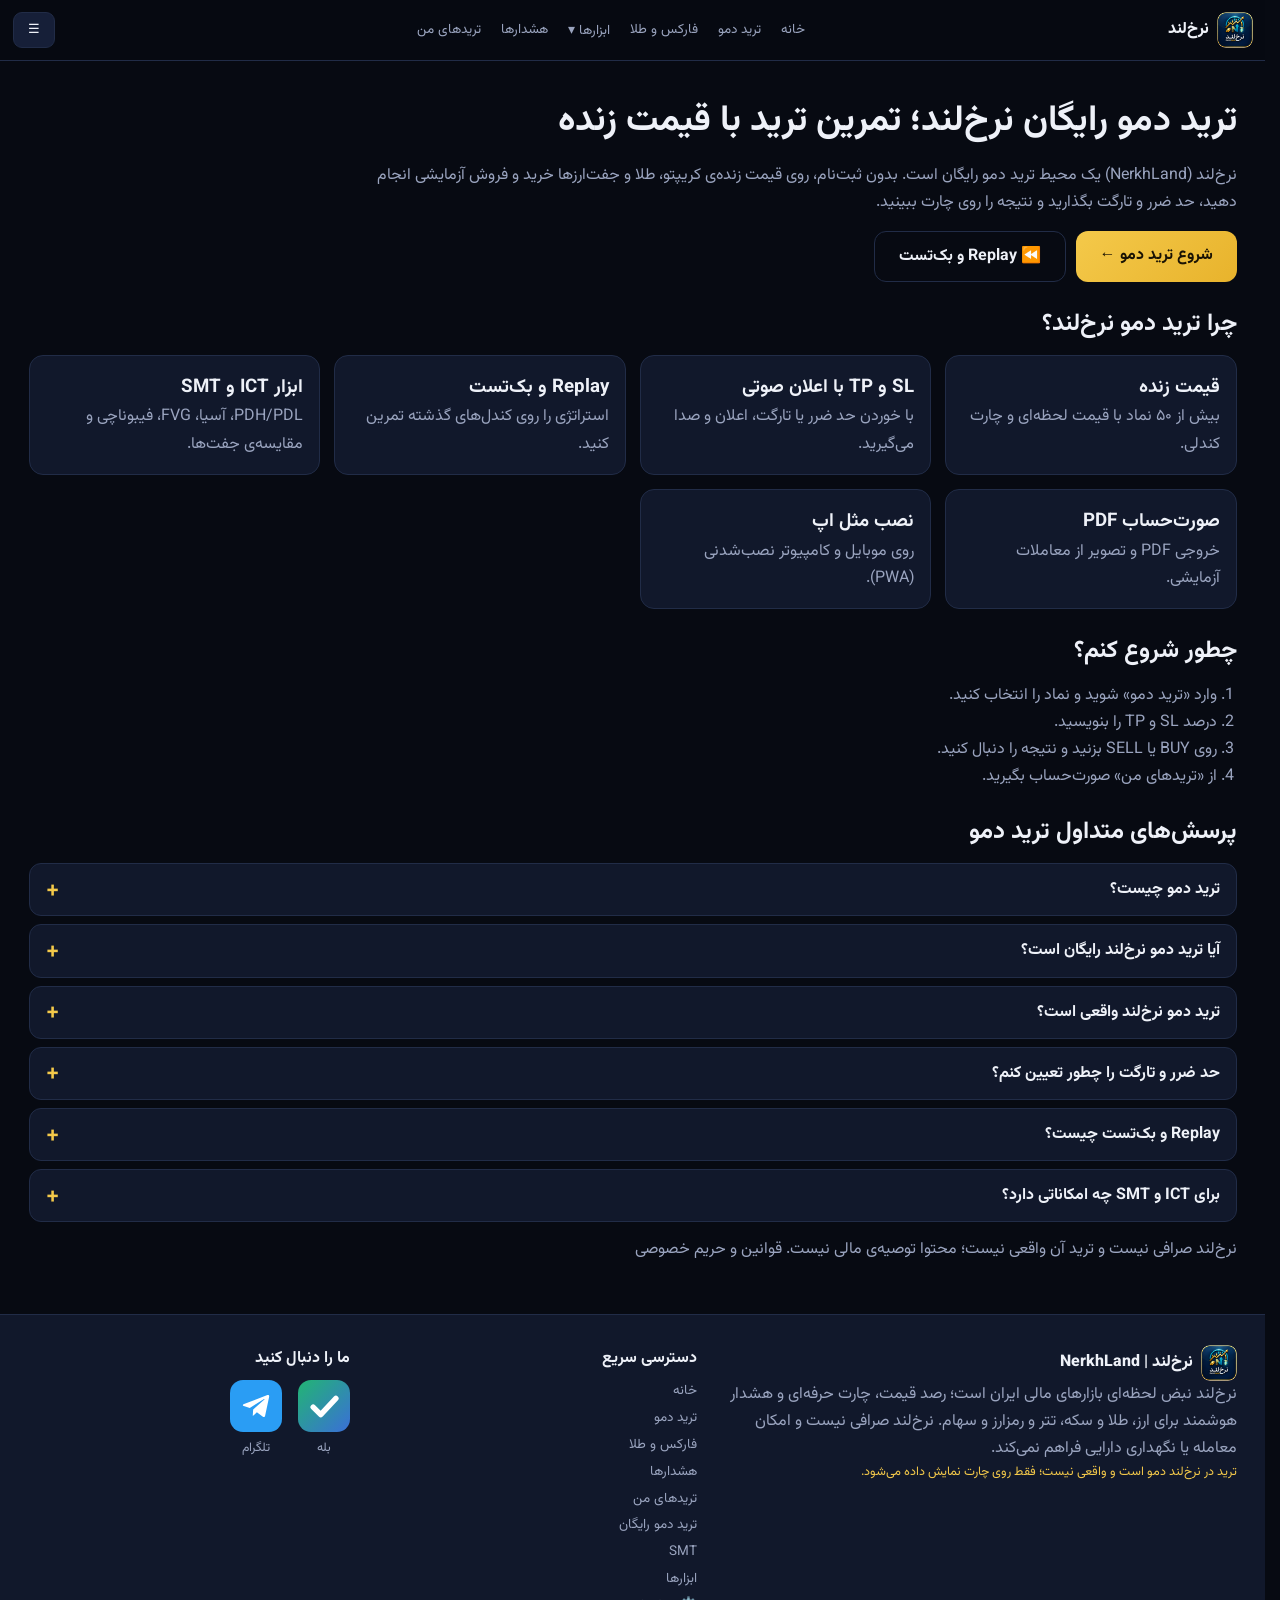
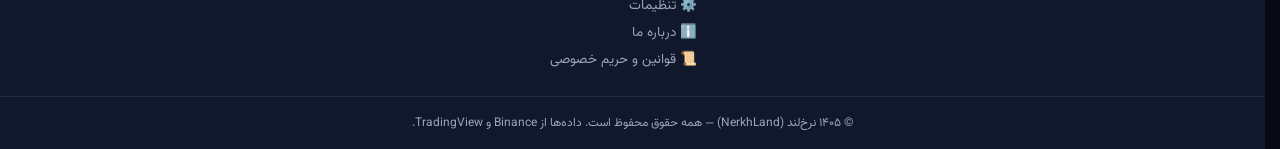
<file: demo-trade.html>
<!DOCTYPE html><html lang="fa" dir="rtl"><head><meta charset="utf-8"><meta name="viewport" content="width=device-width,initial-scale=1,viewport-fit=cover"><title>ترید دمو رایگان نرخ‌لند | تمرین ترید با قیمت زنده — NerkhLand</title><meta name="description" content="ترید دمو چیست و چطور در نرخ‌لند شروع کنم؟ تمرین ترید رایگان با قیمت زنده، SL و TP، Replay، بک‌تست و صورت‌حساب PDF."><link rel="icon" href="assets/logo.png"><link rel="manifest" href="manifest.webmanifest"><link rel="apple-touch-icon" href="assets/icon-192.png"><meta name="theme-color" content="#070a12"><meta name="apple-mobile-web-app-capable" content="yes"><meta name="mobile-web-app-capable" content="yes"><link href="https://fonts.googleapis.com/css2?family=Vazirmatn:wght@400;700;800&display=swap" rel="stylesheet"><link rel="stylesheet" href="assets/app.css"><!--seo--><link rel="canonical" href="https://nerkhland.vercel.app/demo-trade.html"><meta name="robots" content="index,follow,max-image-preview:large"><meta property="og:type" content="website"><meta property="og:site_name" content="نرخ‌لند | NerkhLand"><meta property="og:locale" content="fa_IR"><meta property="og:title" content="ترید دمو رایگان نرخ‌لند | تمرین ترید با قیمت زنده — NerkhLand"><meta property="og:description" content="ترید دمو چیست و چطور در نرخ‌لند شروع کنم؟ تمرین ترید رایگان با قیمت زنده، SL و TP، Replay، بک‌تست و صورت‌حساب PDF."><meta property="og:url" content="https://nerkhland.vercel.app/demo-trade.html"><meta property="og:image" content="https://nerkhland.vercel.app/assets/og.png"><meta property="og:image:width" content="1200"><meta property="og:image:height" content="630"><meta name="twitter:card" content="summary_large_image"><meta name="twitter:title" content="ترید دمو رایگان نرخ‌لند | تمرین ترید با قیمت زنده — NerkhLand"><meta name="twitter:description" content="ترید دمو چیست و چطور در نرخ‌لند شروع کنم؟ تمرین ترید رایگان با قیمت زنده، SL و TP، Replay، بک‌تست و صورت‌حساب PDF."><meta name="twitter:image" content="https://nerkhland.vercel.app/assets/og.png"><link rel="preconnect" href="https://fonts.gstatic.com" crossorigin><script type="application/ld+json">{"@context": "https://schema.org", "@graph": [{"@type": "Organization", "@id": "https://nerkhland.vercel.app/#org", "name": "نرخ‌لند", "alternateName": ["NerkhLand", "Nerkhland", "nerkhland", "نرخ لند"], "url": "https://nerkhland.vercel.app/", "logo": "https://nerkhland.vercel.app/assets/icon-512.png"}, {"@type": "WebApplication", "name": "ترید دمو نرخ‌لند", "url": "https://nerkhland.vercel.app/demo-trade.html", "applicationCategory": "FinanceApplication", "operatingSystem": "Web", "inLanguage": "fa", "offers": {"@type": "Offer", "price": "0", "priceCurrency": "USD"}, "publisher": {"@id": "https://nerkhland.vercel.app/#org"}}, {"@type": "FAQPage", "mainEntity": [{"@type": "Question", "name": "ترید دمو چیست؟", "acceptedAnswer": {"@type": "Answer", "text": "ترید دمو یعنی تمرین خرید و فروش با پول مجازی روی قیمت واقعی بازار؛ بدون ریسک مالی. برای یادگیری و تست استراتژی عالی است."}}, {"@type": "Question", "name": "آیا ترید دمو نرخ‌لند رایگان است؟", "acceptedAnswer": {"@type": "Answer", "text": "بله، کاملاً رایگان است و ثبت‌نام یا نصب نمی‌خواهد."}}, {"@type": "Question", "name": "ترید دمو نرخ‌لند واقعی است؟", "acceptedAnswer": {"@type": "Answer", "text": "خیر. نرخ‌لند صرافی نیست؛ معامله‌ها فقط آزمایشی هستند و روی چارت نمایش داده می‌شوند و پولی جابه‌جا نمی‌شود."}}, {"@type": "Question", "name": "حد ضرر و تارگت را چطور تعیین کنم؟", "acceptedAnswer": {"@type": "Answer", "text": "در پنل کناری چارت درصد حد ضرر (SL) و تارگت (TP) را بنویسید و BUY یا SELL بزنید. با خوردن هرکدام اعلان با صدا می‌گیرید."}}, {"@type": "Question", "name": "Replay و بک‌تست چیست؟", "acceptedAnswer": {"@type": "Answer", "text": "با Replay زمان گذشته را انتخاب می‌کنید و کندل‌ها را یکی‌یکی جلو می‌برید تا استراتژی‌تان را روی داده‌ی تاریخی تمرین کنید."}}, {"@type": "Question", "name": "برای ICT و SMT چه امکاناتی دارد؟", "acceptedAnswer": {"@type": "Answer", "text": "خطوط PDH و PDL، محدوده‌ی آسیا، نشانگر FVG، فیبوناچی و صفحه‌ی SMT برای مقایسه‌ی جفت‌هایی مثل EURUSD و GBPUSD یا طلا و نقره."}}]}]}</script><!--/seo--></head><body><main class="wrap seo"><h1 style="font-size:clamp(24px,4vw,36px)">ترید دمو رایگان نرخ‌لند؛ تمرین ترید با قیمت زنده</h1>
<p>نرخ‌لند (NerkhLand) یک محیط ترید دمو رایگان است. بدون ثبت‌نام، روی قیمت زنده‌ی کریپتو، طلا و جفت‌ارزها خرید و فروش آزمایشی انجام دهید، حد ضرر و تارگت بگذارید و نتیجه را روی چارت ببینید.</p>
<div class="cta" style="justify-content:flex-start;margin:14px 0"><a class="g" href="chart.html">شروع ترید دمو ←</a><a class="o" href="chart.html?replay=1">⏪ Replay و بک‌تست</a></div>
<h2>چرا ترید دمو نرخ‌لند؟</h2><div class="tl"><div class="card"><h3>قیمت زنده</h3><p>بیش از ۵۰ نماد با قیمت لحظه‌ای و چارت کندلی.</p></div><div class="card"><h3>SL و TP با اعلان صوتی</h3><p>با خوردن حد ضرر یا تارگت، اعلان و صدا می‌گیرید.</p></div><div class="card"><h3>Replay و بک‌تست</h3><p>استراتژی را روی کندل‌های گذشته تمرین کنید.</p></div><div class="card"><h3>ابزار ICT و SMT</h3><p>PDH/PDL، آسیا، FVG، فیبوناچی و مقایسه‌ی جفت‌ها.</p></div><div class="card"><h3>صورت‌حساب PDF</h3><p>خروجی PDF و تصویر از معاملات آزمایشی.</p></div><div class="card"><h3>نصب مثل اپ</h3><p>روی موبایل و کامپیوتر نصب‌شدنی (PWA).</p></div></div>
<h2>چطور شروع کنم؟</h2><ol style="margin-right:20px;color:var(--d)"><li>وارد «ترید دمو» شوید و نماد را انتخاب کنید.</li><li>درصد SL و TP را بنویسید.</li><li>روی BUY یا SELL بزنید و نتیجه را دنبال کنید.</li><li>از «ترید‌های من» صورت‌حساب بگیرید.</li></ol>
<h2>پرسش‌های متداول ترید دمو</h2><div id="faq"><details><summary>ترید دمو چیست؟</summary><p>ترید دمو یعنی تمرین خرید و فروش با پول مجازی روی قیمت واقعی بازار؛ بدون ریسک مالی. برای یادگیری و تست استراتژی عالی است.</p></details><details><summary>آیا ترید دمو نرخ‌لند رایگان است؟</summary><p>بله، کاملاً رایگان است و ثبت‌نام یا نصب نمی‌خواهد.</p></details><details><summary>ترید دمو نرخ‌لند واقعی است؟</summary><p>خیر. نرخ‌لند صرافی نیست؛ معامله‌ها فقط آزمایشی هستند و روی چارت نمایش داده می‌شوند و پولی جابه‌جا نمی‌شود.</p></details><details><summary>حد ضرر و تارگت را چطور تعیین کنم؟</summary><p>در پنل کناری چارت درصد حد ضرر (SL) و تارگت (TP) را بنویسید و BUY یا SELL بزنید. با خوردن هرکدام اعلان با صدا می‌گیرید.</p></details><details><summary>Replay و بک‌تست چیست؟</summary><p>با Replay زمان گذشته را انتخاب می‌کنید و کندل‌ها را یکی‌یکی جلو می‌برید تا استراتژی‌تان را روی داده‌ی تاریخی تمرین کنید.</p></details><details><summary>برای ICT و SMT چه امکاناتی دارد؟</summary><p>خطوط PDH و PDL، محدوده‌ی آسیا، نشانگر FVG، فیبوناچی و صفحه‌ی SMT برای مقایسه‌ی جفت‌هایی مثل EURUSD و GBPUSD یا طلا و نقره.</p></details></div><p style="margin-top:14px">نرخ‌لند صرافی نیست و ترید آن واقعی نیست؛ محتوا توصیه‌ی مالی نیست. <a href="legal.html">قوانین و حریم خصوصی</a></p></main>
<script src="assets/app.js"></script><script>layout('demo-trade.html');document.querySelectorAll('#faq details').forEach(d=>d.ontoggle=()=>{if(d.open)document.querySelectorAll('#faq details').forEach(q=>{if(q!==d)q.open=false})})</script></body></html>
</file>
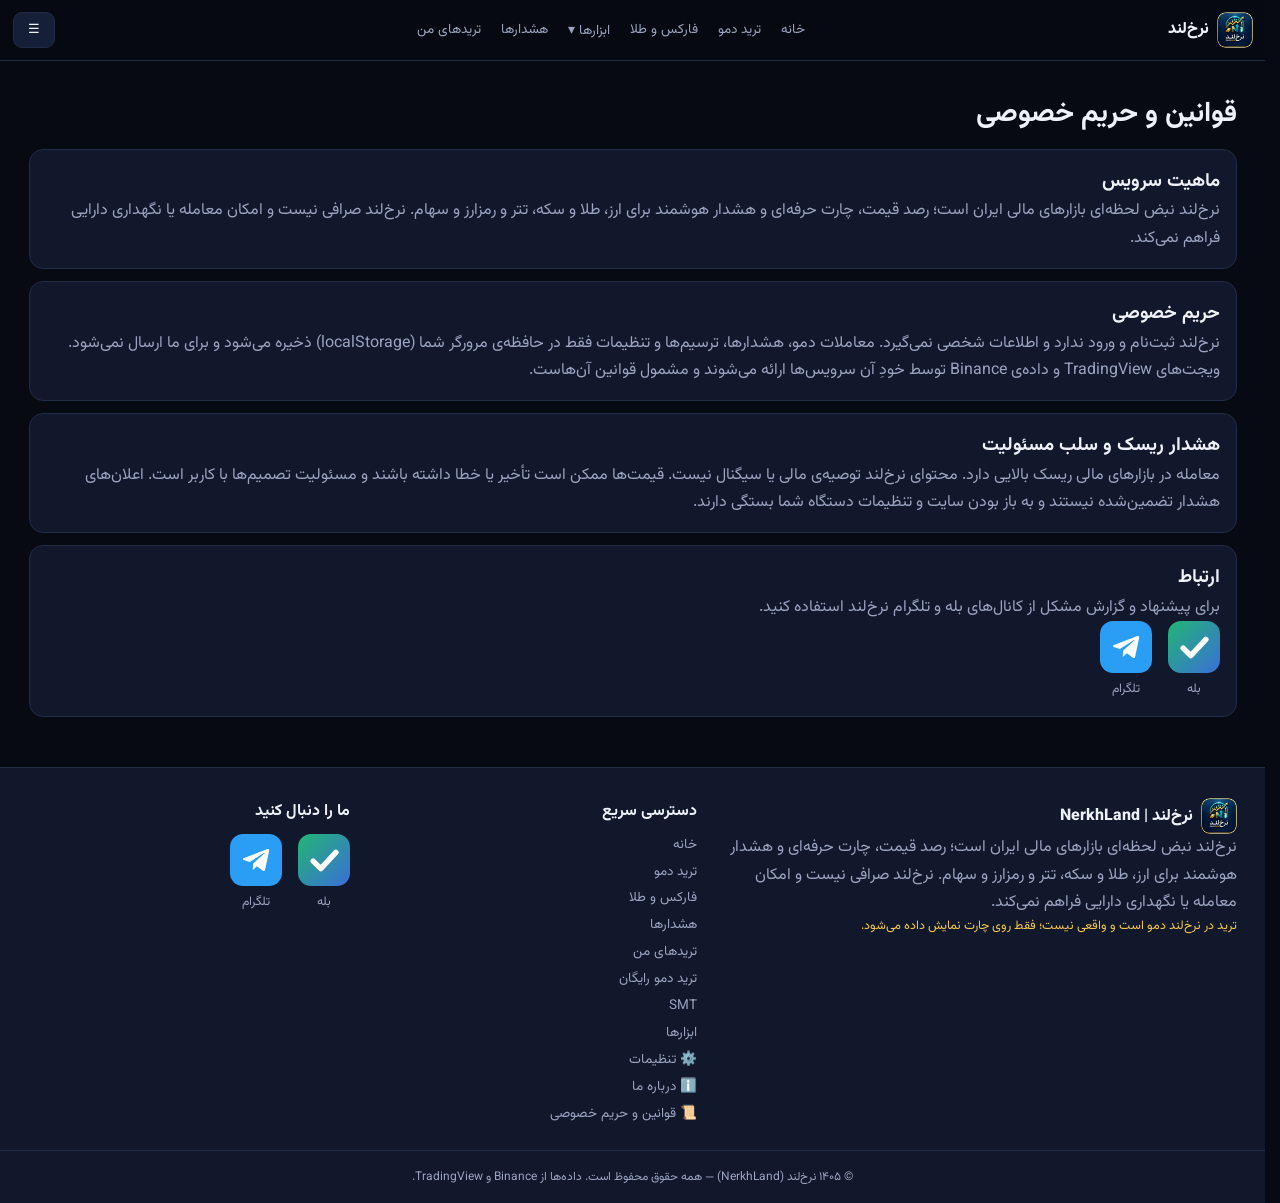
<file: legal.html>
<!DOCTYPE html><html lang="fa" dir="rtl"><head><meta charset="utf-8"><meta name="viewport" content="width=device-width,initial-scale=1,viewport-fit=cover"><title>قوانین و حریم خصوصی | نرخ‌لند</title><meta name="description" content="قوانین استفاده، حریم خصوصی و هشدار ریسک نرخ‌لند."><link rel="icon" href="assets/logo.png"><link rel="manifest" href="manifest.webmanifest"><link rel="apple-touch-icon" href="assets/icon-192.png"><meta name="theme-color" content="#070a12"><meta name="apple-mobile-web-app-capable" content="yes"><meta name="mobile-web-app-capable" content="yes"><link href="https://fonts.googleapis.com/css2?family=Vazirmatn:wght@400;700;800&display=swap" rel="stylesheet"><link rel="stylesheet" href="assets/app.css"><!--seo--><link rel="canonical" href="https://nerkhland.vercel.app/legal.html"><meta name="robots" content="index,follow,max-image-preview:large"><meta property="og:type" content="website"><meta property="og:site_name" content="نرخ‌لند | NerkhLand"><meta property="og:locale" content="fa_IR"><meta property="og:title" content="قوانین و حریم خصوصی | نرخ‌لند"><meta property="og:description" content="قوانین استفاده، حریم خصوصی و هشدار ریسک نرخ‌لند."><meta property="og:url" content="https://nerkhland.vercel.app/legal.html"><meta property="og:image" content="https://nerkhland.vercel.app/assets/og.png"><meta property="og:image:width" content="1200"><meta property="og:image:height" content="630"><meta name="twitter:card" content="summary_large_image"><meta name="twitter:title" content="قوانین و حریم خصوصی | نرخ‌لند"><meta name="twitter:description" content="قوانین استفاده، حریم خصوصی و هشدار ریسک نرخ‌لند."><meta name="twitter:image" content="https://nerkhland.vercel.app/assets/og.png"><link rel="preconnect" href="https://fonts.gstatic.com" crossorigin><script type="application/ld+json">{"@context": "https://schema.org", "@graph": [{"@type": "Organization", "@id": "https://nerkhland.vercel.app/#org", "name": "نرخ‌لند", "alternateName": ["NerkhLand", "Nerkhland", "nerkhland", "نرخ لند"], "url": "https://nerkhland.vercel.app/", "logo": "https://nerkhland.vercel.app/assets/icon-512.png"}]}</script><!--/seo--></head><body><main class="wrap"><h1 style="font-size:28px">قوانین و حریم خصوصی</h1>
<div class="card"><h3>ماهیت سرویس</h3><p>نرخ‌لند نبض لحظه‌ای بازارهای مالی ایران است؛ رصد قیمت، چارت حرفه‌ای و هشدار هوشمند برای ارز، طلا و سکه، تتر و رمزارز و سهام. نرخ‌لند صرافی نیست و امکان معامله یا نگهداری دارایی فراهم نمی‌کند.</p></div>
<div class="card" style="margin-top:12px"><h3>حریم خصوصی</h3><p>نرخ‌لند ثبت‌نام و ورود ندارد و اطلاعات شخصی نمی‌گیرد. معاملات دمو، هشدارها، ترسیم‌ها و تنظیمات فقط در حافظه‌ی مرورگر شما (localStorage) ذخیره می‌شود و برای ما ارسال نمی‌شود. ویجت‌های TradingView و داده‌ی Binance توسط خودِ آن سرویس‌ها ارائه می‌شوند و مشمول قوانین آن‌هاست.</p></div>
<div class="card" style="margin-top:12px"><h3>هشدار ریسک و سلب مسئولیت</h3><p>معامله در بازارهای مالی ریسک بالایی دارد. محتوای نرخ‌لند توصیه‌ی مالی یا سیگنال نیست. قیمت‌ها ممکن است تأخیر یا خطا داشته باشند و مسئولیت تصمیم‌ها با کاربر است. اعلان‌های هشدار تضمین‌شده نیستند و به باز بودن سایت و تنظیمات دستگاه شما بستگی دارند.</p></div>
<div class="card" style="margin-top:12px"><h3>ارتباط</h3><p>برای پیشنهاد و گزارش مشکل از کانال‌های بله و تلگرام نرخ‌لند استفاده کنید.</p><div id="soc"></div></div></main>
<script src="assets/app.js"></script><script>layout('legal.html');$('#soc').innerHTML=SOC</script></body></html>
</file>
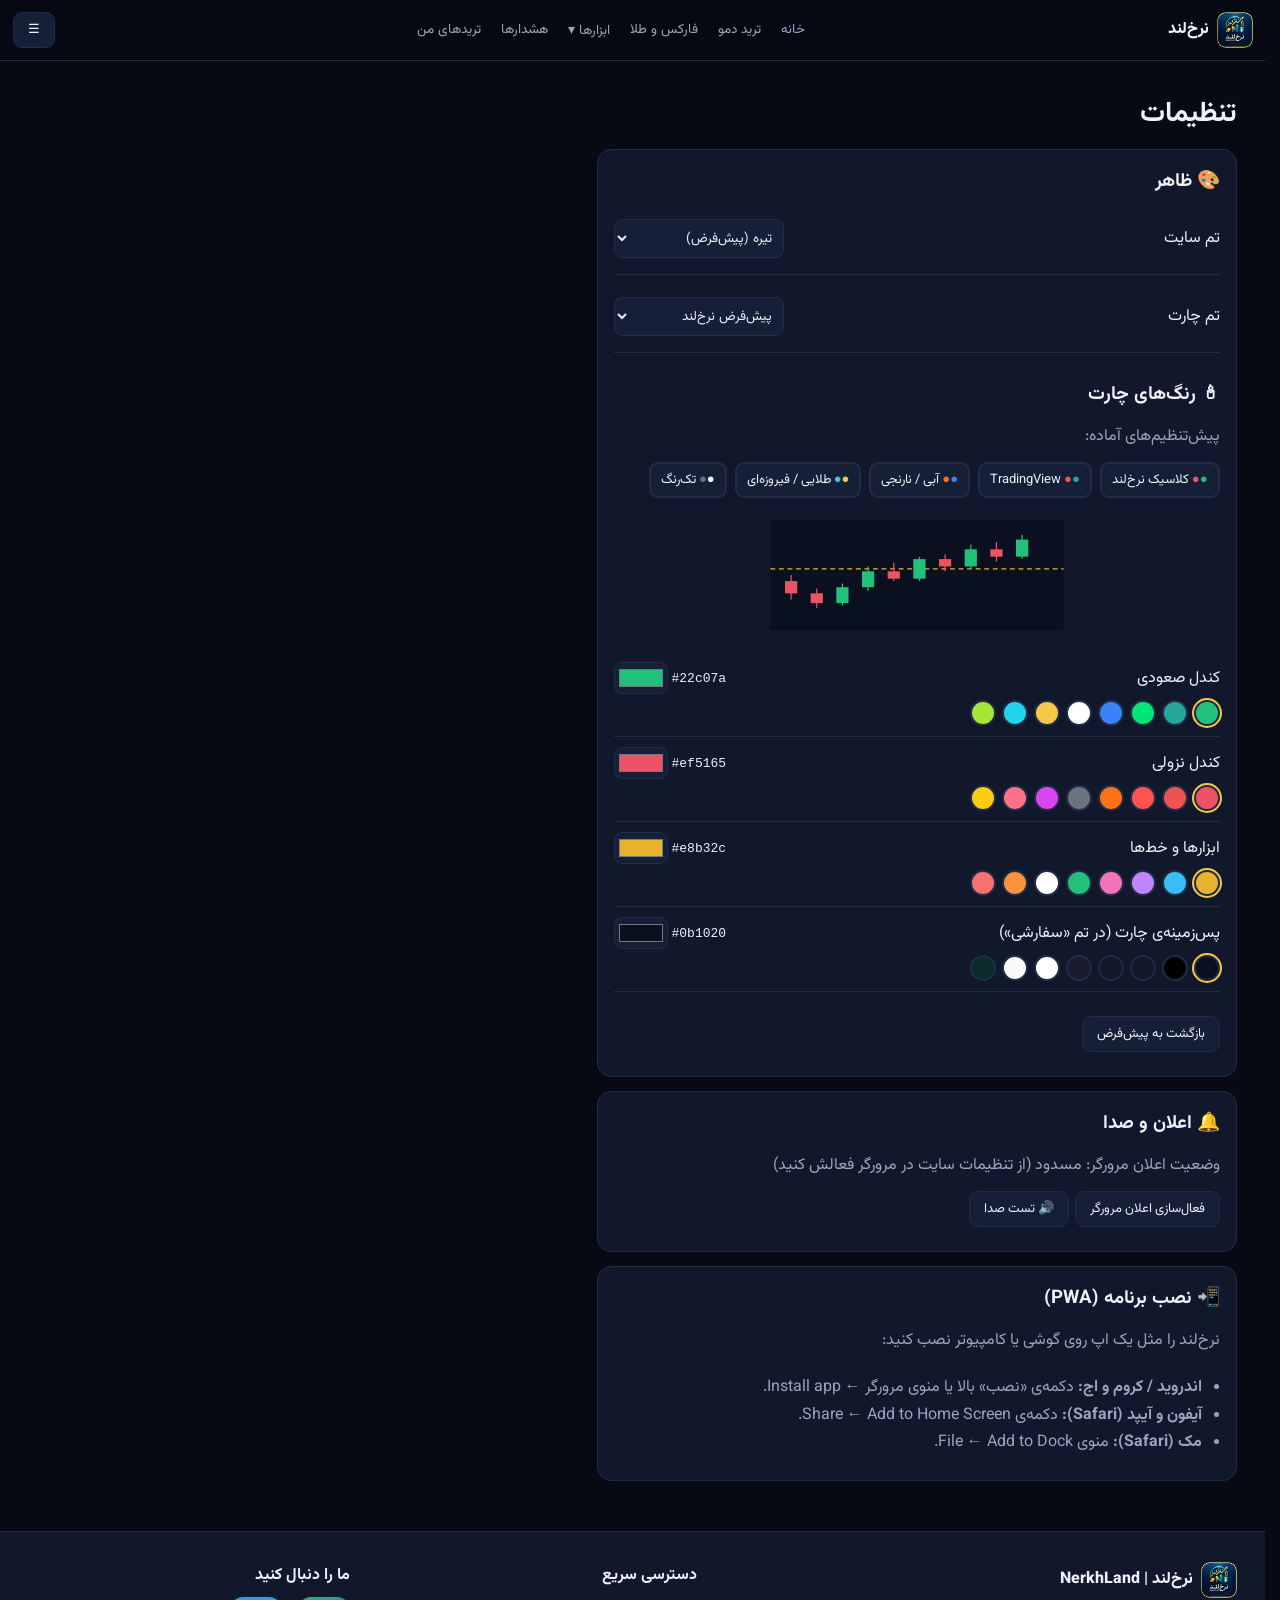
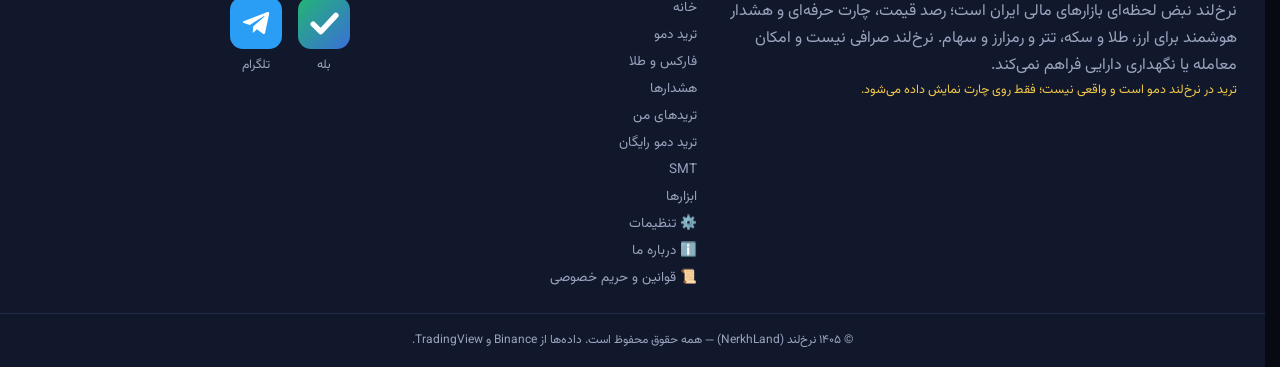
<file: settings.html>
<!DOCTYPE html><html lang="fa" dir="rtl"><head><meta charset="utf-8"><meta name="viewport" content="width=device-width,initial-scale=1,viewport-fit=cover"><title>تنظیمات | نرخ‌لند</title><meta name="description" content="تنظیمات ظاهر، رنگ چارت و اعلان."><link rel="icon" href="assets/logo.png"><link rel="manifest" href="manifest.webmanifest"><link rel="apple-touch-icon" href="assets/icon-192.png"><meta name="theme-color" content="#070a12"><meta name="apple-mobile-web-app-capable" content="yes"><meta name="mobile-web-app-capable" content="yes"><link href="https://fonts.googleapis.com/css2?family=Vazirmatn:wght@400;700;800&display=swap" rel="stylesheet"><link rel="stylesheet" href="assets/app.css"><!--seo--><link rel="canonical" href="https://nerkhland.vercel.app/settings.html"><meta name="robots" content="noindex,follow"><meta property="og:type" content="website"><meta property="og:site_name" content="نرخ‌لند | NerkhLand"><meta property="og:locale" content="fa_IR"><meta property="og:title" content="تنظیمات | نرخ‌لند"><meta property="og:description" content="تنظیمات ظاهر، رنگ چارت و اعلان."><meta property="og:url" content="https://nerkhland.vercel.app/settings.html"><meta property="og:image" content="https://nerkhland.vercel.app/assets/og.png"><meta property="og:image:width" content="1200"><meta property="og:image:height" content="630"><meta name="twitter:card" content="summary_large_image"><meta name="twitter:title" content="تنظیمات | نرخ‌لند"><meta name="twitter:description" content="تنظیمات ظاهر، رنگ چارت و اعلان."><meta name="twitter:image" content="https://nerkhland.vercel.app/assets/og.png"><link rel="preconnect" href="https://fonts.gstatic.com" crossorigin><script type="application/ld+json">{"@context": "https://schema.org", "@graph": [{"@type": "Organization", "@id": "https://nerkhland.vercel.app/#org", "name": "نرخ‌لند", "alternateName": ["NerkhLand", "Nerkhland", "nerkhland", "نرخ لند"], "url": "https://nerkhland.vercel.app/", "logo": "https://nerkhland.vercel.app/assets/icon-512.png"}]}</script><!--/seo--></head><body>
<main class="wrap"><h1 style="font-size:28px">تنظیمات</h1><div class="card set"><h3>🎨 ظاهر</h3><div class="crow"><div><span>تم سایت</span><select id="theme" style="width:170px"><option value="dark">تیره (پیش‌فرض)</option><option value="light">روشن</option></select></div></div><div class="crow"><div><span>تم چارت</span><select id="ct" style="width:170px"><option value="default">پیش‌فرض نرخ‌لند</option><option value="dark">مشکی</option><option value="light">روشن</option><option value="custom">سفارشی (رنگ پس‌زمینه‌ی دلخواه)</option></select></div></div>
<h3 style="margin-top:14px">🕯 رنگ‌های چارت</h3><p>پیش‌تنظیم‌های آماده:</p><div class="sw" id="th" style="gap:8px"></div><svg id="pv" viewBox="0 0 240 90" width="100%" height="110" style="border-radius:10px;margin:10px 0" role="img" aria-label="پیش‌نمایش چارت"></svg><div id="cols"></div>
<div class="bar" style="margin-top:12px"><button id="rs">بازگشت به پیش‌فرض</button><span id="ok" class="up"></span></div></div>
<div class="card set" style="margin-top:14px"><h3>🔔 اعلان و صدا</h3><p id="ns"></p><div class="bar"><button id="nb">فعال‌سازی اعلان مرورگر</button><button id="snd">🔊 تست صدا</button></div></div>
<div class="card set" style="margin-top:14px"><h3>📲 نصب برنامه (PWA)</h3><p>نرخ‌لند را مثل یک اپ روی گوشی یا کامپیوتر نصب کنید:</p><button id="ins" hidden>⬇ نصب نرخ‌لند</button><ul style="margin:8px 18px;color:var(--d)"><li><b>اندروید / کروم و اج:</b> دکمه‌ی «نصب» بالا یا منوی مرورگر ← Install app.</li><li><b>آیفون و آیپد (Safari):</b> دکمه‌ی Share ← Add to Home Screen.</li><li><b>مک (Safari):</b> منوی File ← Add to Dock.</li></ul></div></main>
<script src="assets/app.js"></script><script>layout('settings.html');
const PS={up:['#22c07a','#26a69a','#00e676','#3b82f6','#ffffff','#f4c94a','#22d3ee','#a3e635'],dn:['#ef5165','#ef5350','#ff5252','#f97316','#6b7280','#d946ef','#fb7185','#facc15'],line:['#e8b32c','#38bdf8','#c084fc','#f472b6','#22c07a','#ffffff','#fb923c','#f87171'],bg:['#0b1020','#000000','#111827','#0f172a','#1a1a2e','#ffffff','#f8fafc','#0b2a2a']};
const LB={up:'کندل صعودی',dn:'کندل نزولی',line:'ابزارها و خط‌ها',bg:'پس‌زمینه‌ی چارت (در تم «سفارشی»)'};
const TH=[['کلاسیک نرخ‌لند','#22c07a','#ef5165'],['TradingView','#26a69a','#ef5350'],['آبی / نارنجی','#3b82f6','#f97316'],['طلایی / فیروزه‌ای','#f4c94a','#3ec6e0'],['تک‌رنگ','#ffffff','#6b7280']];
const K=[[40,30,25,45],[30,22,18,34],[22,35,20,38],[35,48,32,52],[48,42,40,55],[42,58,40,60],[58,52,48,62],[52,66,50,70],[66,60,56,72],[60,74,58,78]];
function sv(){localStorage.nl_set=JSON.stringify(S);document.documentElement.dataset.theme=S.theme;$('#ok').textContent='ذخیره شد ✓';draw()}
function draw(){$('#theme').value=S.theme;$('#ct').value=S.ct;
$('#cols').innerHTML=Object.keys(LB).map(k=>`<div class="crow"><div><span>${LB[k]}</span><span><code class="mono">${S[k]}</code> <input type="color" data-k="${k}" value="${S[k]}" style="width:54px;height:32px;padding:2px;vertical-align:middle"></span></div><div class="sw">${PS[k].map(v=>`<button data-k="${k}" data-v="${v}" style="background:${v};${v==S[k]?'outline:2px solid var(--gold)':''}" aria-label="${v}"></button>`).join('')}</div></div>`).join('');
$('#th').innerHTML=TH.map((x,i)=>`<button class="btn" data-i="${i}" style="width:auto;height:auto;border-radius:9px;padding:6px 10px"><span style="color:${x[1]}">●</span><span style="color:${x[2]}">●</span> ${x[0]}</button>`).join('');
$('#pv').innerHTML=`<rect width="240" height="90" fill="${CT().layout.background.color}"/><line x1="0" x2="240" y1="40" y2="40" stroke="${S.line}" stroke-dasharray="4 3"/>`+K.map((k,i)=>{const[o,c,l,h]=k,x=12+i*21,col=c>o?S.up:S.dn,y=v=>90-v;return`<line x1="${x+5}" x2="${x+5}" y1="${y(h)}" y2="${y(l)}" stroke="${col}"/><rect x="${x}" width="10" y="${y(Math.max(o,c))}" height="${Math.max(2,Math.abs(c-o))}" fill="${col}"/>`}).join('')}
$('#cols').onclick=e=>{const b=e.target.closest('button');if(!b)return;S[b.dataset.k]=b.dataset.v;if(b.dataset.k=='bg')S.ct='custom';sv()};
$('#cols').onchange=e=>{const k=e.target.dataset.k;if(!k)return;S[k]=e.target.value;if(k=='bg')S.ct='custom';sv()};
$('#th').onclick=e=>{const b=e.target.closest('button');if(!b)return;const x=TH[b.dataset.i];S.up=x[1];S.dn=x[2];sv()};
$('#theme').onchange=e=>{S.theme=e.target.value;sv()};$('#ct').onchange=e=>{S.ct=e.target.value;sv()};
$('#rs').onclick=()=>{localStorage.removeItem('nl_set');location.reload()};$('#snd').onclick=()=>{unlock();setTimeout(beep,150)};
const ns=()=>$('#ns').textContent='Notification' in window?'وضعیت اعلان مرورگر: '+({granted:'فعال ✓',denied:'مسدود (از تنظیمات سایت در مرورگر فعالش کنید)',default:'هنوز اجازه داده نشده'}[Notification.permission]):'این مرورگر اعلان سیستمی را پشتیبانی نمی‌کند؛ پیام و صدا داخل سایت کار می‌کند.';
$('#nb').onclick=()=>{try{'Notification' in window&&Notification.requestPermission().then(ns)}catch(e){}};ns();
$('#ins').onclick=install;if(DI)$('#ins').hidden=false;addEventListener('canInstall',()=>$('#ins').hidden=false);draw()</script></body></html>
</file>
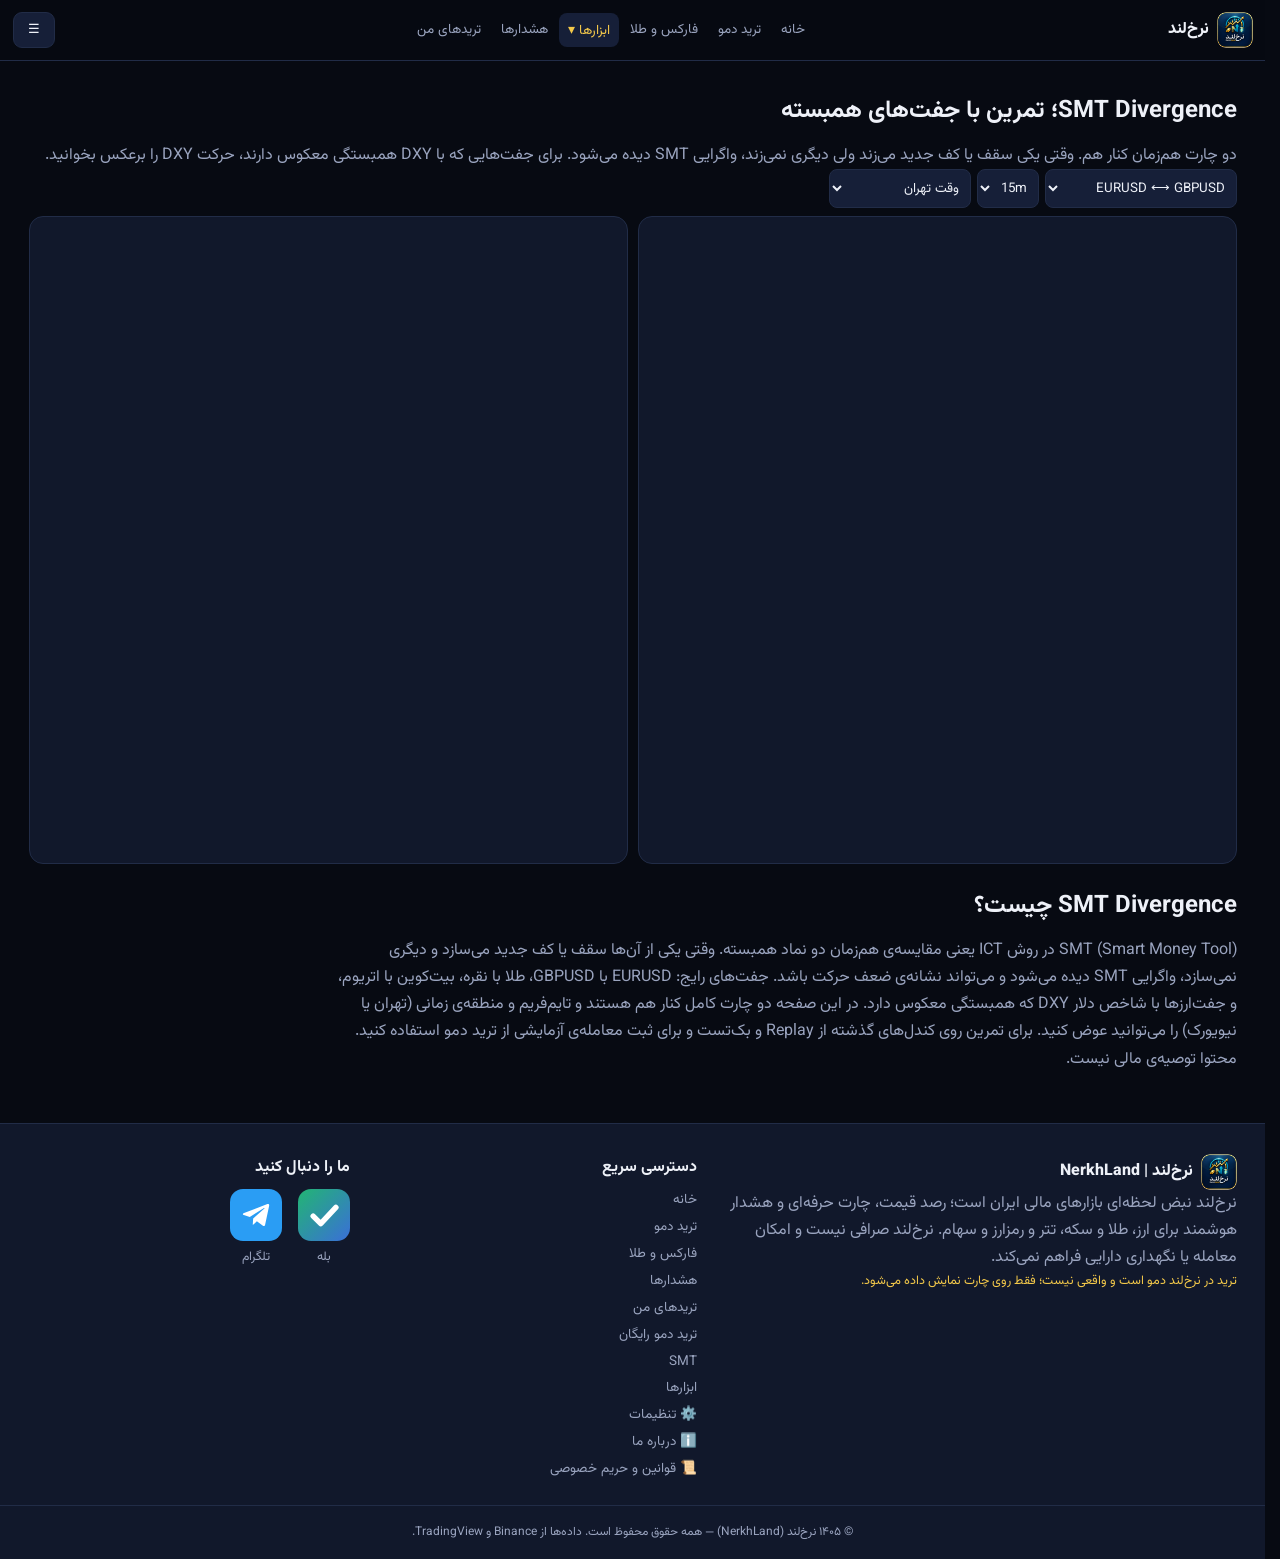
<file: smt.html>
<!DOCTYPE html><html lang="fa" dir="rtl"><head><meta charset="utf-8"><meta name="viewport" content="width=device-width,initial-scale=1,viewport-fit=cover"><title>SMT Divergence؛ تمرین SMT با EURUSD، GBPUSD، طلا و نقره | نرخ‌لند</title><meta name="description" content="مقایسه‌ی هم‌زمان دو نماد همبسته برای تمرین SMT: EURUSD با GBPUSD، طلا با نقره، BTC با ETH و جفت‌ها با DXY."><link rel="icon" href="assets/logo.png"><link rel="manifest" href="manifest.webmanifest"><link rel="apple-touch-icon" href="assets/icon-192.png"><meta name="theme-color" content="#070a12"><meta name="apple-mobile-web-app-capable" content="yes"><meta name="mobile-web-app-capable" content="yes"><link href="https://fonts.googleapis.com/css2?family=Vazirmatn:wght@400;700;800&display=swap" rel="stylesheet"><link rel="stylesheet" href="assets/app.css"><!--seo--><link rel="canonical" href="https://nerkhland.vercel.app/smt.html"><meta name="robots" content="index,follow,max-image-preview:large"><meta property="og:type" content="website"><meta property="og:site_name" content="نرخ‌لند | NerkhLand"><meta property="og:locale" content="fa_IR"><meta property="og:title" content="SMT Divergence؛ تمرین SMT با EURUSD، GBPUSD، طلا و نقره | نرخ‌لند"><meta property="og:description" content="مقایسه‌ی هم‌زمان دو نماد همبسته برای تمرین SMT: EURUSD با GBPUSD، طلا با نقره، BTC با ETH و جفت‌ها با DXY."><meta property="og:url" content="https://nerkhland.vercel.app/smt.html"><meta property="og:image" content="https://nerkhland.vercel.app/assets/og.png"><meta property="og:image:width" content="1200"><meta property="og:image:height" content="630"><meta name="twitter:card" content="summary_large_image"><meta name="twitter:title" content="SMT Divergence؛ تمرین SMT با EURUSD، GBPUSD، طلا و نقره | نرخ‌لند"><meta name="twitter:description" content="مقایسه‌ی هم‌زمان دو نماد همبسته برای تمرین SMT: EURUSD با GBPUSD، طلا با نقره، BTC با ETH و جفت‌ها با DXY."><meta name="twitter:image" content="https://nerkhland.vercel.app/assets/og.png"><link rel="preconnect" href="https://fonts.gstatic.com" crossorigin><script type="application/ld+json">{"@context": "https://schema.org", "@graph": [{"@type": "Organization", "@id": "https://nerkhland.vercel.app/#org", "name": "نرخ‌لند", "alternateName": ["NerkhLand", "Nerkhland", "nerkhland", "نرخ لند"], "url": "https://nerkhland.vercel.app/", "logo": "https://nerkhland.vercel.app/assets/icon-512.png"}]}</script><!--/seo--></head><body>
<main class="wrap"><h1 style="font-size:24px">SMT Divergence؛ تمرین با جفت‌های همبسته</h1><p>دو چارت هم‌زمان کنار هم. وقتی یکی سقف یا کف جدید می‌زند ولی دیگری نمی‌زند، واگرایی SMT دیده می‌شود. برای جفت‌هایی که با DXY همبستگی معکوس دارند، حرکت DXY را برعکس بخوانید.</p>
<div class="bar"><select id="pr" aria-label="جفت"><option value="FX:EURUSD|FX:GBPUSD">EURUSD ⟷ GBPUSD</option><option value="OANDA:XAUUSD|OANDA:XAGUSD">طلا ⟷ نقره</option><option value="BINANCE:BTCUSDT|BINANCE:ETHUSDT">BTC ⟷ ETH</option><option value="FX:EURUSD|TVC:DXY">EURUSD ⟷ DXY (معکوس)</option><option value="FX:GBPUSD|TVC:DXY">GBPUSD ⟷ DXY (معکوس)</option><option value="FX:USDCAD|TVC:DXY">USDCAD ⟷ DXY</option><option value="SP:SPX|NASDAQ:NDX">S&amp;P 500 ⟷ NASDAQ 100</option></select><select id="iv" aria-label="تایم‌فریم"><option value="1">1m</option><option value="5">5m</option><option value="15" selected>15m</option><option value="60">1h</option><option value="240">4h</option><option value="D">1D</option></select><select id="tz" aria-label="منطقه زمانی"><option value="Asia/Tehran">وقت تهران</option><option value="America/New_York">وقت نیویورک (ICT)</option><option value="Etc/UTC">UTC</option></select></div>
<div class="two"><div id="a" class="card" style="padding:0;overflow:hidden"></div><div id="b" class="card" style="padding:0;overflow:hidden"></div></div></main><section class="wrap seo" style="margin-top:20px"><h2>SMT Divergence چیست؟</h2><p>SMT (Smart Money Tool) در روش ICT یعنی مقایسه‌ی هم‌زمان دو نماد همبسته. وقتی یکی از آن‌ها سقف یا کف جدید می‌سازد و دیگری نمی‌سازد، واگرایی SMT دیده می‌شود و می‌تواند نشانه‌ی ضعف حرکت باشد. جفت‌های رایج: EURUSD با GBPUSD، طلا با نقره، بیت‌کوین با اتریوم، و جفت‌ارزها با شاخص دلار DXY که همبستگی معکوس دارد. در این صفحه دو چارت کامل کنار هم هستند و تایم‌فریم و منطقه‌ی زمانی (تهران یا نیویورک) را می‌توانید عوض کنید. برای تمرین روی کندل‌های گذشته از <a href="chart.html?replay=1">Replay و بک‌تست</a> و برای ثبت معامله‌ی آزمایشی از <a href="demo-trade.html">ترید دمو</a> استفاده کنید. محتوا توصیه‌ی مالی نیست.</p></section>
<script src="assets/app.js"></script><script>layout('smt.html');const tz=$('#tz');tz.value=localStorage.nl_tz||'Asia/Tehran';
const cfg=s=>({autosize:true,symbol:s,interval:$('#iv').value,timezone:tz.value,theme:S.theme,style:'1',allow_symbol_change:true,hide_side_toolbar:false,withdateranges:true,backgroundColor:S.theme=='light'?'#fff':'#0b1020'});
const go=()=>{const[x,y]=$('#pr').value.split('|');tvw($('#a'),'advanced-chart',cfg(x));tvw($('#b'),'advanced-chart',cfg(y))};
['pr','iv'].forEach(i=>$('#'+i).onchange=go);tz.onchange=()=>{localStorage.nl_tz=tz.value;go()};go()</script></body></html>
</file>
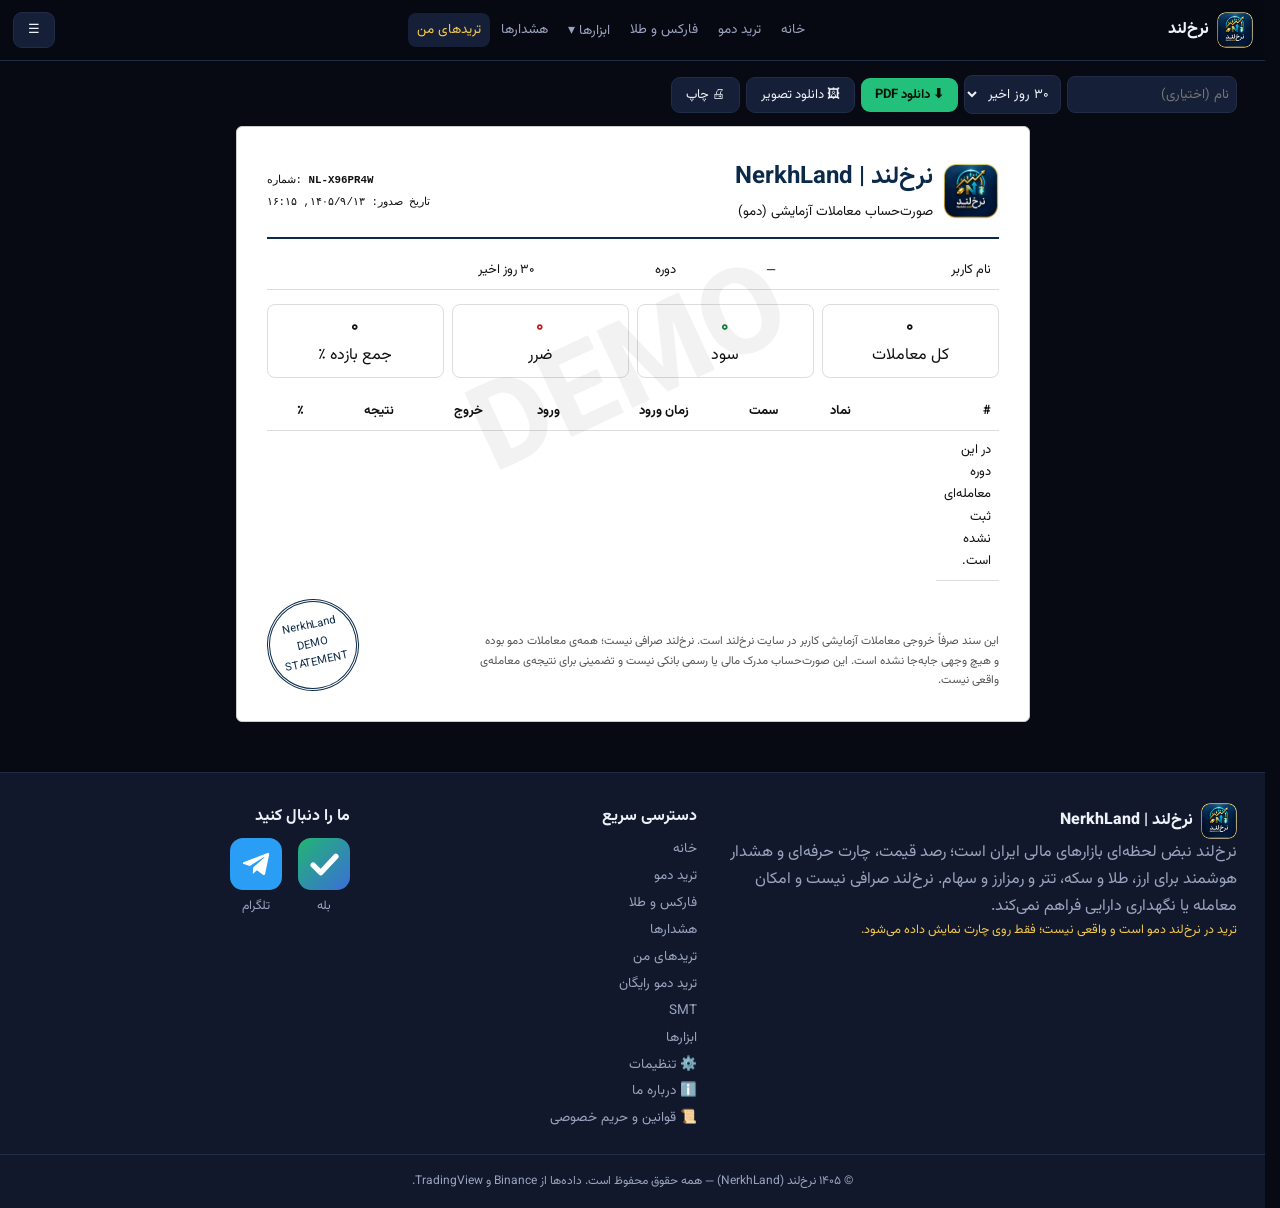
<file: statement.html>
<!DOCTYPE html><html lang="fa" dir="rtl"><head><meta charset="utf-8"><meta name="viewport" content="width=device-width,initial-scale=1,viewport-fit=cover"><title>صورت‌حساب معاملات | نرخ‌لند</title><meta name="description" content="صورت‌حساب معاملات دمو."><link rel="icon" href="assets/logo.png"><link rel="manifest" href="manifest.webmanifest"><link rel="apple-touch-icon" href="assets/icon-192.png"><meta name="theme-color" content="#070a12"><meta name="apple-mobile-web-app-capable" content="yes"><meta name="mobile-web-app-capable" content="yes"><link href="https://fonts.googleapis.com/css2?family=Vazirmatn:wght@400;700;800&display=swap" rel="stylesheet"><link rel="stylesheet" href="assets/app.css"><!--seo--><link rel="canonical" href="https://nerkhland.vercel.app/statement.html"><meta name="robots" content="noindex,follow"><meta property="og:type" content="website"><meta property="og:site_name" content="نرخ‌لند | NerkhLand"><meta property="og:locale" content="fa_IR"><meta property="og:title" content="صورت‌حساب معاملات | نرخ‌لند"><meta property="og:description" content="صورت‌حساب معاملات دمو."><meta property="og:url" content="https://nerkhland.vercel.app/statement.html"><meta property="og:image" content="https://nerkhland.vercel.app/assets/og.png"><meta property="og:image:width" content="1200"><meta property="og:image:height" content="630"><meta name="twitter:card" content="summary_large_image"><meta name="twitter:title" content="صورت‌حساب معاملات | نرخ‌لند"><meta name="twitter:description" content="صورت‌حساب معاملات دمو."><meta name="twitter:image" content="https://nerkhland.vercel.app/assets/og.png"><link rel="preconnect" href="https://fonts.gstatic.com" crossorigin><script type="application/ld+json">{"@context": "https://schema.org", "@graph": [{"@type": "Organization", "@id": "https://nerkhland.vercel.app/#org", "name": "نرخ‌لند", "alternateName": ["NerkhLand", "Nerkhland", "nerkhland", "نرخ لند"], "url": "https://nerkhland.vercel.app/", "logo": "https://nerkhland.vercel.app/assets/icon-512.png"}]}</script><!--/seo--></head><body><main class="wrap"><div class="bar noprint" style="margin-top:14px"><input id="nm" placeholder="نام (اختیاری)" maxlength="40" style="width:170px"><select id="pd" style="width:auto"><option value="7">۷ روز اخیر</option><option value="30" selected>۳۰ روز اخیر</option><option value="90">۹۰ روز اخیر</option><option value="0">همه</option></select><button id="pdf" class="buy">⬇ دانلود PDF</button><button id="png">🖼 دانلود تصویر</button><button onclick="print()">🖨 چاپ</button></div>
<div id="st" class="paper"><div style="display:flex;justify-content:space-between;align-items:center;gap:10px;border-bottom:2px solid #0b2a4a;padding-bottom:12px"><div style="display:flex;gap:10px;align-items:center"><img src="assets/logo.png" width="56" height="56" alt="" style="border-radius:12px"><div><h2>نرخ‌لند | NerkhLand</h2><small>صورت‌حساب معاملات آزمایشی (دمو)</small></div></div><div style="text-align:left" class="mono"><small>شماره: <b id="no"></b></small><br><small id="dt"></small></div></div>
<table style="margin-top:12px"><tr><td>نام کاربر</td><td id="un"></td><td>دوره</td><td id="pr"></td></tr></table>
<div class="k"><div><b id="k1"></b>کل معاملات</div><div><b id="k2" style="color:#15803d"></b>سود</div><div><b id="k3" style="color:#b91c1c"></b>ضرر</div><div><b id="k4"></b>جمع بازده ٪</div></div>
<div style="overflow-x:auto"><table><thead><tr><th>#</th><th>نماد</th><th>سمت</th><th>زمان ورود</th><th>ورود</th><th>خروج</th><th>نتیجه</th><th>٪</th></tr></thead><tbody id="tb"></tbody></table></div>
<div style="display:flex;justify-content:space-between;align-items:flex-end;gap:12px;margin-top:18px"><p style="font-size:11.5px;max-width:520px;color:#555">این سند صرفاً خروجی معاملات آزمایشی کاربر در سایت نرخ‌لند است. نرخ‌لند صرافی نیست؛ همه‌ی معاملات دمو بوده و هیچ وجهی جابه‌جا نشده است. این صورت‌حساب مدرک مالی یا رسمی بانکی نیست و تضمینی برای نتیجه‌ی معامله‌ی واقعی نیست.</p><div class="seal">NerkhLand<br>DEMO<br>STATEMENT</div></div></div></main>
<script src="assets/app.js"></script><script>layout('statement.html');
const fa=n=>(+n).toLocaleString('fa-IR'),dt=ms=>new Date(ms).toLocaleString('fa-IR',{dateStyle:'short',timeStyle:'short'});
function R(){const d=+$('#pd').value,from=d?Date.now()-d*864e5:0,t=T.get().filter(x=>x.ot>=from).sort((a,b)=>a.ot-b.ot),cl=t.filter(x=>x.st!='open'),w=cl.filter(x=>pnl(x)>0).length,sum=cl.reduce((a,x)=>a+pnl(x)*100,0);
$('#no').textContent='NL-'+Date.now().toString(36).toUpperCase().slice(-7);$('#dt').textContent='تاریخ صدور: '+dt(Date.now());$('#un').textContent=$('#nm').value.trim()||'—';$('#pr').textContent=d?`${fa(d)} روز اخیر`:'همه‌ی معاملات';
$('#k1').textContent=fa(t.length);$('#k2').textContent=fa(w);$('#k3').textContent=fa(cl.length-w);$('#k4').textContent=fa(sum.toFixed(2));
$('#tb').innerHTML=t.map((x,i)=>`<tr><td>${fa(i+1)}</td><td>${NM(x.sym)}</td><td>${x.side=='buy'?'خرید (BUY)':'فروش (SELL)'}</td><td>${dt(x.ot)}</td><td class="mono">${fmt(x.entry)}</td><td class="mono">${x.exit?fmt(x.exit):'—'}</td><td>${x.st=='tp'?'سود (TP)':x.st=='sl'?'ضرر (SL)':x.st=='cl'?(pnl(x)>0?'بسته‌شده دستی (سود)':'بسته‌شده دستی (ضرر)'):'باز'}</td><td class="mono">${x.exit?(pnl(x)*100).toFixed(2):''}</td></tr>`).join('')||'<tr><td colspan=8>در این دوره معامله‌ای ثبت نشده است.</td></tr>'}
$('#pd').onchange=R;$('#nm').oninput=R;R();
const ld=u=>new Promise((o,e)=>{if(document.querySelector(`script[src="${u}"]`))return o();const s=document.createElement('script');s.src=u;s.onload=o;s.onerror=e;document.head.append(s)});
async function cap(){await ld('https://cdnjs.cloudflare.com/ajax/libs/html2canvas/1.4.1/html2canvas.min.js');return html2canvas($('#st'),{scale:2,backgroundColor:'#fff'})}
$('#png').onclick=async()=>{try{const c=await cap(),a=document.createElement('a');a.href=c.toDataURL('image/png');a.download='nerkhland-statement.png';a.click()}catch(e){notify('خطا','ساخت تصویر ممکن نشد (اتصال به اینترنت را بررسی کنید)',false)}};
$('#pdf').onclick=async()=>{try{const c=await cap();await ld('https://cdnjs.cloudflare.com/ajax/libs/jspdf/2.5.1/jspdf.umd.min.js');const{jsPDF}=window.jspdf,p=new jsPDF('p','mm','a4'),W=210,H=297,h=c.height*W/c.width,im=c.toDataURL('image/jpeg',.92);let y=0,r=h-H;p.addImage(im,'JPEG',0,0,W,h);while(r>0){y-=H;p.addPage();p.addImage(im,'JPEG',0,y,W,h);r-=H}p.save('nerkhland-statement.pdf')}catch(e){notify('خطا','ساخت PDF ممکن نشد (اتصال به اینترنت را بررسی کنید)',false)}};</script></body></html>
</file>
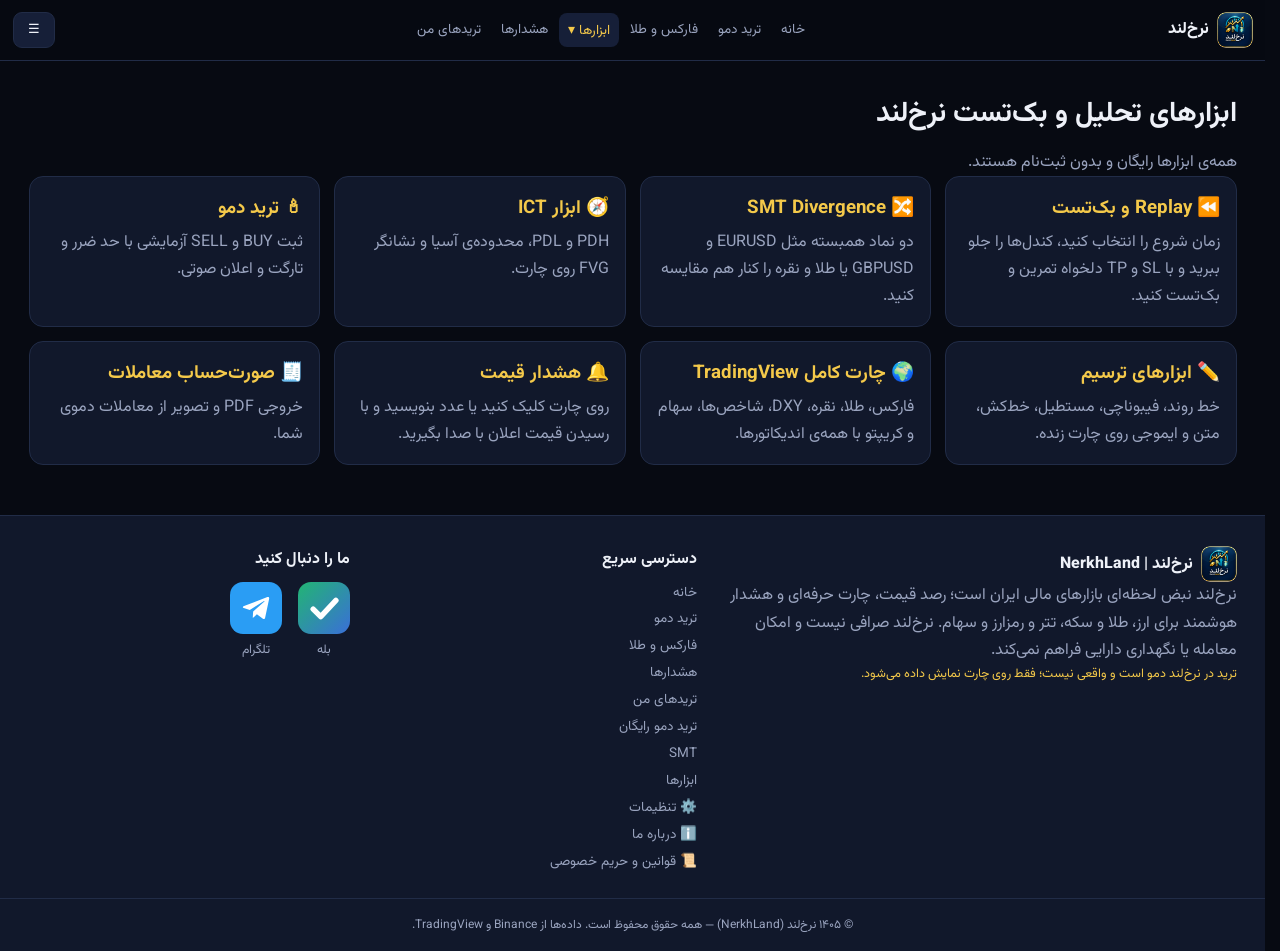
<file: tools.html>
<!DOCTYPE html><html lang="fa" dir="rtl"><head><meta charset="utf-8"><meta name="viewport" content="width=device-width,initial-scale=1,viewport-fit=cover"><title>ابزارهای تحلیل و بک‌تست | Replay، SMT، ICT — نرخ‌لند</title><meta name="description" content="فهرست ابزارهای رایگان نرخ‌لند: Replay و بک‌تست، SMT، ابزار ICT، ترسیم روی چارت، هشدار قیمت و صورت‌حساب."><link rel="icon" href="assets/logo.png"><link rel="manifest" href="manifest.webmanifest"><link rel="apple-touch-icon" href="assets/icon-192.png"><meta name="theme-color" content="#070a12"><meta name="apple-mobile-web-app-capable" content="yes"><meta name="mobile-web-app-capable" content="yes"><link href="https://fonts.googleapis.com/css2?family=Vazirmatn:wght@400;700;800&display=swap" rel="stylesheet"><link rel="stylesheet" href="assets/app.css"><!--seo--><link rel="canonical" href="https://nerkhland.vercel.app/tools.html"><meta name="robots" content="index,follow,max-image-preview:large"><meta property="og:type" content="website"><meta property="og:site_name" content="نرخ‌لند | NerkhLand"><meta property="og:locale" content="fa_IR"><meta property="og:title" content="ابزارهای تحلیل و بک‌تست | Replay، SMT، ICT — نرخ‌لند"><meta property="og:description" content="فهرست ابزارهای رایگان نرخ‌لند: Replay و بک‌تست، SMT، ابزار ICT، ترسیم روی چارت، هشدار قیمت و صورت‌حساب."><meta property="og:url" content="https://nerkhland.vercel.app/tools.html"><meta property="og:image" content="https://nerkhland.vercel.app/assets/og.png"><meta property="og:image:width" content="1200"><meta property="og:image:height" content="630"><meta name="twitter:card" content="summary_large_image"><meta name="twitter:title" content="ابزارهای تحلیل و بک‌تست | Replay، SMT، ICT — نرخ‌لند"><meta name="twitter:description" content="فهرست ابزارهای رایگان نرخ‌لند: Replay و بک‌تست، SMT، ابزار ICT، ترسیم روی چارت، هشدار قیمت و صورت‌حساب."><meta name="twitter:image" content="https://nerkhland.vercel.app/assets/og.png"><link rel="preconnect" href="https://fonts.gstatic.com" crossorigin><script type="application/ld+json">{"@context": "https://schema.org", "@graph": [{"@type": "Organization", "@id": "https://nerkhland.vercel.app/#org", "name": "نرخ‌لند", "alternateName": ["NerkhLand", "Nerkhland", "nerkhland", "نرخ لند"], "url": "https://nerkhland.vercel.app/", "logo": "https://nerkhland.vercel.app/assets/icon-512.png"}]}</script><!--/seo--></head><body><main class="wrap"><h1 style="font-size:28px">ابزارهای تحلیل و بک‌تست نرخ‌لند</h1><p>همه‌ی ابزارها رایگان و بدون ثبت‌نام هستند.</p><div class="tl"><a class="card" href="chart.html?replay=1"><h3>⏪ Replay و بک‌تست</h3><p>زمان شروع را انتخاب کنید، کندل‌ها را جلو ببرید و با SL و TP دلخواه تمرین و بک‌تست کنید.</p></a><a class="card" href="smt.html"><h3>🔀 SMT Divergence</h3><p>دو نماد همبسته مثل EURUSD و GBPUSD یا طلا و نقره را کنار هم مقایسه کنید.</p></a><a class="card" href="chart.html?ict=1"><h3>🧭 ابزار ICT</h3><p>PDH و PDL، محدوده‌ی آسیا و نشانگر FVG روی چارت.</p></a><a class="card" href="chart.html"><h3>🕯 ترید دمو</h3><p>ثبت BUY و SELL آزمایشی با حد ضرر و تارگت و اعلان صوتی.</p></a><a class="card" href="chart.html"><h3>✏️ ابزارهای ترسیم</h3><p>خط روند، فیبوناچی، مستطیل، خط‌کش، متن و ایموجی روی چارت زنده.</p></a><a class="card" href="tv.html"><h3>🌍 چارت کامل TradingView</h3><p>فارکس، طلا، نقره، DXY، شاخص‌ها، سهام و کریپتو با همه‌ی اندیکاتورها.</p></a><a class="card" href="alerts.html"><h3>🔔 هشدار قیمت</h3><p>روی چارت کلیک کنید یا عدد بنویسید و با رسیدن قیمت اعلان با صدا بگیرید.</p></a><a class="card" href="statement.html"><h3>🧾 صورت‌حساب معاملات</h3><p>خروجی PDF و تصویر از معاملات دموی شما.</p></a></div></main><script src="assets/app.js"></script><script>layout('tools.html')</script></body></html>
</file>
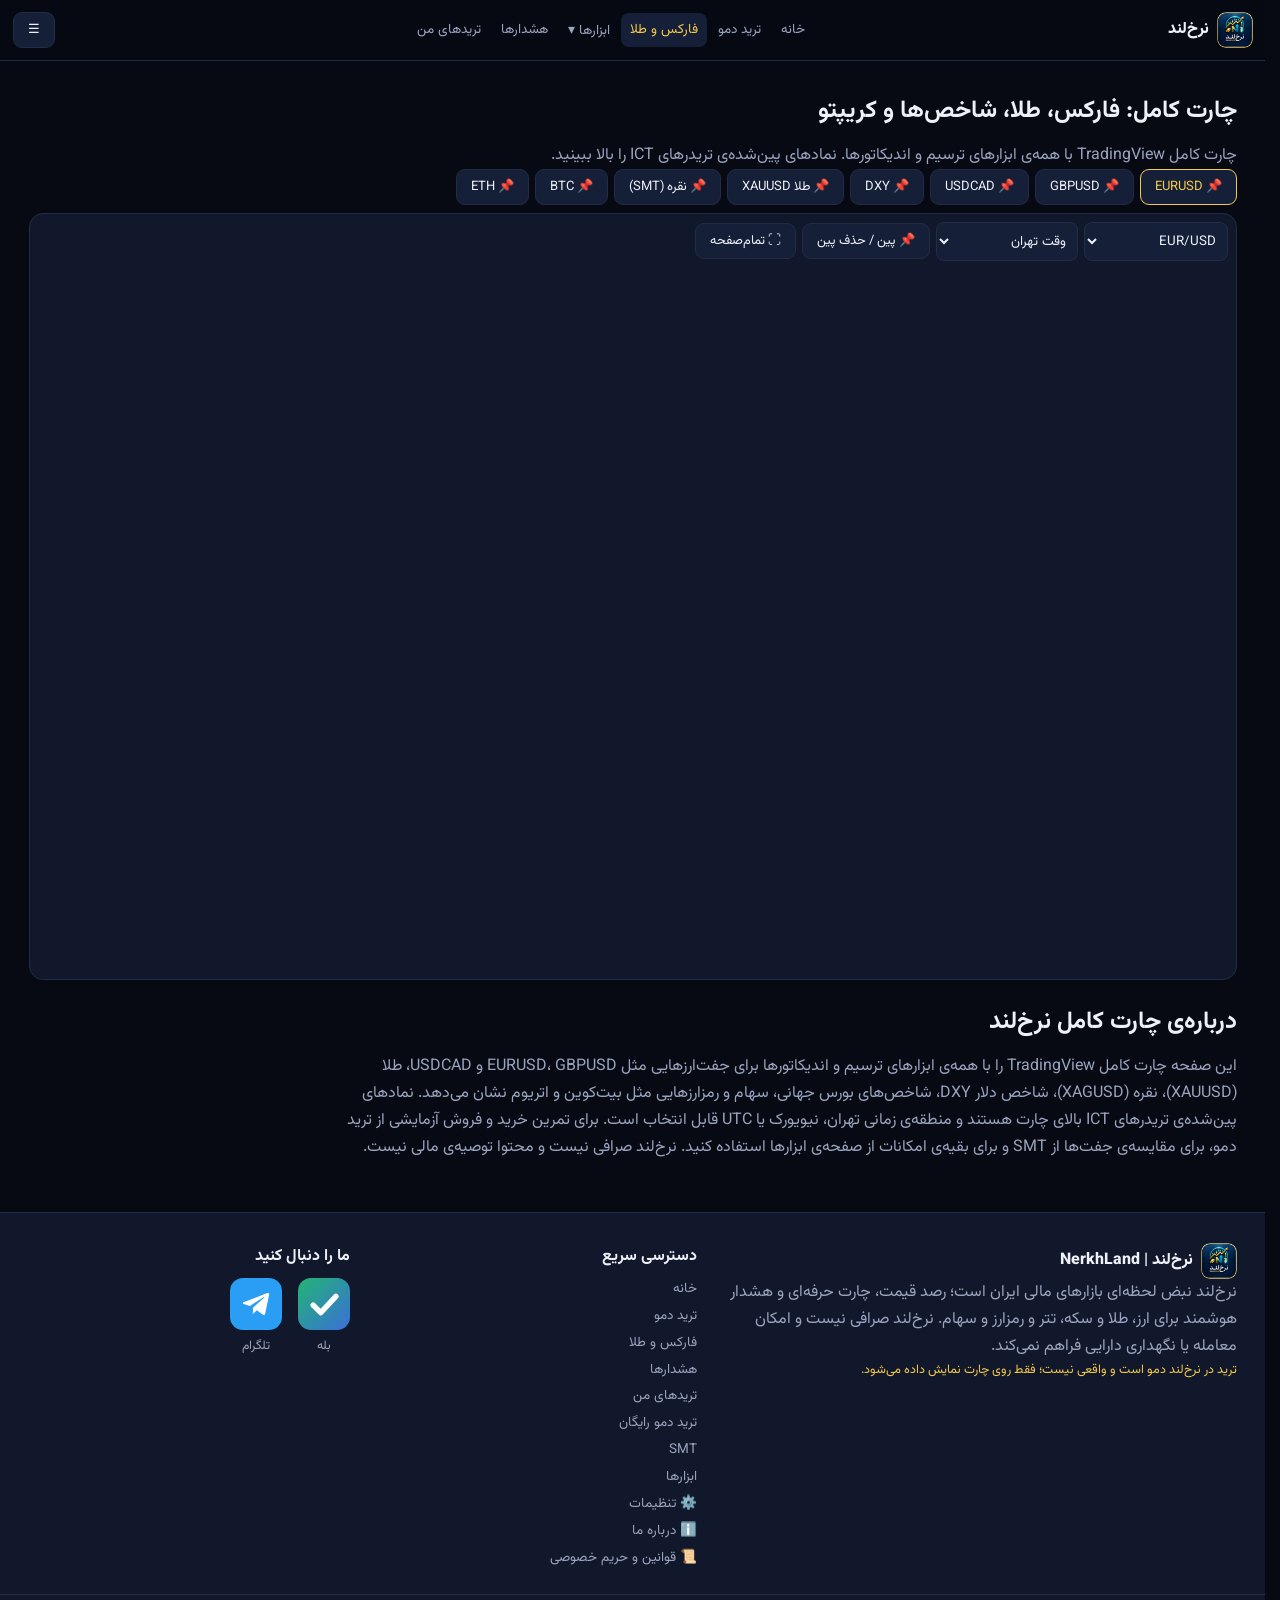
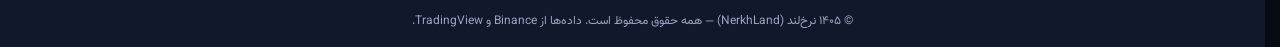
<file: tv.html>
<!DOCTYPE html><html lang="fa" dir="rtl"><head><meta charset="utf-8"><meta name="viewport" content="width=device-width,initial-scale=1,viewport-fit=cover"><title>چارت فارکس، طلا و کریپتو | نرخ‌لند NerkhLand</title><meta name="description" content="چارت کامل TradingView برای فارکس، طلا، نقره، DXY، شاخص‌ها، سهام و کریپتو با همه‌ی ابزارهای ترسیم و اندیکاتورها و پین‌های ICT."><link rel="icon" href="assets/logo.png"><link rel="manifest" href="manifest.webmanifest"><link rel="apple-touch-icon" href="assets/icon-192.png"><meta name="theme-color" content="#070a12"><meta name="apple-mobile-web-app-capable" content="yes"><meta name="mobile-web-app-capable" content="yes"><link href="https://fonts.googleapis.com/css2?family=Vazirmatn:wght@400;700;800&display=swap" rel="stylesheet"><link rel="stylesheet" href="assets/app.css"><!--seo--><link rel="canonical" href="https://nerkhland.vercel.app/tv.html"><meta name="robots" content="index,follow,max-image-preview:large"><meta property="og:type" content="website"><meta property="og:site_name" content="نرخ‌لند | NerkhLand"><meta property="og:locale" content="fa_IR"><meta property="og:title" content="چارت فارکس، طلا و کریپتو | نرخ‌لند NerkhLand"><meta property="og:description" content="چارت کامل TradingView برای فارکس، طلا، نقره، DXY، شاخص‌ها، سهام و کریپتو با همه‌ی ابزارهای ترسیم و اندیکاتورها و پین‌های ICT."><meta property="og:url" content="https://nerkhland.vercel.app/tv.html"><meta property="og:image" content="https://nerkhland.vercel.app/assets/og.png"><meta property="og:image:width" content="1200"><meta property="og:image:height" content="630"><meta name="twitter:card" content="summary_large_image"><meta name="twitter:title" content="چارت فارکس، طلا و کریپتو | نرخ‌لند NerkhLand"><meta name="twitter:description" content="چارت کامل TradingView برای فارکس، طلا، نقره، DXY، شاخص‌ها، سهام و کریپتو با همه‌ی ابزارهای ترسیم و اندیکاتورها و پین‌های ICT."><meta name="twitter:image" content="https://nerkhland.vercel.app/assets/og.png"><link rel="preconnect" href="https://fonts.gstatic.com" crossorigin><script type="application/ld+json">{"@context": "https://schema.org", "@graph": [{"@type": "Organization", "@id": "https://nerkhland.vercel.app/#org", "name": "نرخ‌لند", "alternateName": ["NerkhLand", "Nerkhland", "nerkhland", "نرخ لند"], "url": "https://nerkhland.vercel.app/", "logo": "https://nerkhland.vercel.app/assets/icon-512.png"}]}</script><!--/seo--></head><body>
<main class="wrap"><h1 style="font-size:24px">چارت کامل: فارکس، طلا، شاخص‌ها و کریپتو</h1><p>چارت کامل TradingView با همه‌ی ابزارهای ترسیم و اندیکاتورها. نمادهای پین‌شده‌ی تریدرهای ICT را بالا ببینید.</p><div class="bar" id="pins"></div><div id="tvwrap" class="card" style="padding:8px"><div class="bar"><select id="s" aria-label="نماد"></select><select id="tz" aria-label="منطقه زمانی"><option value="Asia/Tehran">وقت تهران</option><option value="America/New_York">وقت نیویورک (ICT)</option><option value="Etc/UTC">UTC</option></select><button id="pin">📌 پین / حذف پین</button><button id="fs">⛶ تمام‌صفحه</button></div><div id="tvbox"></div></div></main><section class="wrap seo" style="margin-top:20px"><h2>درباره‌ی چارت کامل نرخ‌لند</h2><p>این صفحه چارت کامل TradingView را با همه‌ی ابزارهای ترسیم و اندیکاتورها برای جفت‌ارزهایی مثل EURUSD، GBPUSD و USDCAD، طلا (XAUUSD)، نقره (XAGUSD)، شاخص دلار DXY، شاخص‌های بورس جهانی، سهام و رمزارزهایی مثل بیت‌کوین و اتریوم نشان می‌دهد. نمادهای پین‌شده‌ی تریدرهای ICT بالای چارت هستند و منطقه‌ی زمانی تهران، نیویورک یا UTC قابل انتخاب است. برای تمرین خرید و فروش آزمایشی از <a href="chart.html">ترید دمو</a>، برای مقایسه‌ی جفت‌ها از <a href="smt.html">SMT</a> و برای بقیه‌ی امکانات از <a href="tools.html">صفحه‌ی ابزارها</a> استفاده کنید. نرخ‌لند صرافی نیست و محتوا توصیه‌ی مالی نیست.</p></section>
<script src="assets/app.js"></script><script>layout('tv.html');const G={'فارکس':{'FX:EURUSD':'EUR/USD','FX:GBPUSD':'GBP/USD','FX:USDJPY':'USD/JPY','FX:AUDUSD':'AUD/USD','FX:NZDUSD':'NZD/USD','FX:USDCAD':'USD/CAD','FX:USDCHF':'USD/CHF','FX:EURGBP':'EUR/GBP','FX:EURJPY':'EUR/JPY','FX:GBPJPY':'GBP/JPY','FX:AUDJPY':'AUD/JPY','FX:EURCHF':'EUR/CHF','FX:EURAUD':'EUR/AUD','FX:GBPAUD':'GBP/AUD','FX:CADJPY':'CAD/JPY','FX:CHFJPY':'CHF/JPY'},'فلزات و انرژی':{'OANDA:XAUUSD':'طلا XAU/USD','OANDA:XAGUSD':'نقره XAG/USD','OANDA:XPTUSD':'پلاتین','OANDA:XPDUSD':'پالادیوم','COMEX:HG1!':'مس','TVC:USOIL':'نفت WTI','TVC:UKOIL':'نفت برنت'},'شاخص‌ها':{'TVC:DXY':'شاخص دلار DXY','SP:SPX':'S&P 500','NASDAQ:NDX':'نزدک ۱۰۰','DJ:DJI':'داوجونز','TVC:DAX':'DAX آلمان','TVC:NI225':'نیکی ژاپن','TVC:UKX':'FTSE 100'},'کریپتو':Object.fromEntries(['BTC','ETH','SOL','BNB','XRP','ADA','DOGE','AVAX','LINK','TRX','TON','DOT','LTC','SHIB','ATOM','NEAR','AAVE','SUI','PEPE'].map(c=>['BINANCE:'+c+'USDT',c+'/USDT'])),'سهام':{'NASDAQ:AAPL':'Apple','NASDAQ:TSLA':'Tesla','NASDAQ:NVDA':'Nvidia','NASDAQ:MSFT':'Microsoft','NASDAQ:AMZN':'Amazon','NASDAQ:GOOGL':'Google','NASDAQ:META':'Meta'}};
$('#s').innerHTML=Object.keys(G).map(g=>`<optgroup label="${g}">${Object.keys(G[g]).map(k=>`<option value="${k}">${G[g][k]}</option>`).join('')}</optgroup>`).join('');
const cur=()=>$('#s').value,tzs=$('#tz');tzs.value=localStorage.nl_tz||'Asia/Tehran';
function addOpt(v){if(![...$('#s').options].some(o=>o.value==v)){const o=document.createElement('option');o.value=v;o.textContent=v.split(':')[1]||v;$('#s').prepend(o)}}
const want=new URLSearchParams(location.search).get('s');if(want&&/^[A-Za-z0-9_.!:-]{3,40}$/.test(want)){addOpt(want);$('#s').value=want}
const all=()=>[...PINS,...myPins().filter(x=>!PINS.some(p=>p[0]==x)).map(x=>[x,x.split(':')[1]||x])];
function dp(){$('#pins').innerHTML=all().map(p=>`<button data-s="${p[0]}" class="${p[0]==cur()?'on':''}">📌 ${p[1]}</button>`).join('')}
const go=()=>{tvw($('#tvbox'),'advanced-chart',{autosize:true,symbol:cur(),interval:'60',timezone:tzs.value,theme:S.theme,style:'1',allow_symbol_change:true,hide_side_toolbar:false,hide_top_toolbar:false,hide_legend:false,withdateranges:true,save_image:true,calendar:false,details:false,hotlist:false,backgroundColor:S.theme=='light'?'#fff':'#0b1020'});dp()};
$('#s').onchange=go;tzs.onchange=()=>{localStorage.nl_tz=tzs.value;go()};$('#pins').onclick=e=>{const v=e.target.dataset.s;if(v){addOpt(v);$('#s').value=v;go()}};
$('#pin').onclick=()=>{const a=myPins(),v=cur();if(PINS.some(p=>p[0]==v))return notify('پین ثابت','این نماد جزو پین‌های اصلی است');a.includes(v)?a.splice(a.indexOf(v),1):a.push(v);localStorage.nl_pins=JSON.stringify(a);dp()};$('#fs').onclick=()=>fsToggle($('#tvwrap'));go();
</script></body></html>
</file>
<file: assets/app.css>
:root{--bg:#070a12;--s:#11182b;--s2:#161f38;--b:#212c47;--gold:#f4c94a;--cy:#3ec6e0;--pos:#22c07a;--neg:#ef5165;--t:#eef1f8;--d:#9aa4bf}
*{box-sizing:border-box;margin:0;padding:0}body{background:var(--bg);color:var(--t);font-family:Vazirmatn,Tahoma,sans-serif;direction:rtl;line-height:1.7}
a{color:inherit;text-decoration:none}.wrap{max-width:1240px;margin:auto;padding:0 16px}
header{position:sticky;top:0;z-index:50;background:#070a12ee;backdrop-filter:blur(10px);border-bottom:1px solid var(--b)}
.hd{display:flex;align-items:center;gap:16px;height:60px}.brand{display:flex;align-items:center;gap:8px;font-weight:800}.brand img{width:36px;height:36px;border-radius:9px}
nav{display:flex;gap:6px;overflow-x:auto;margin-inline-start:auto;white-space:nowrap}nav a{padding:6px 12px;border-radius:8px;color:var(--d);font-size:14px}nav a.on,nav a:hover{color:var(--gold);background:var(--s2)}
.demo{background:#e8b32c22;color:var(--gold);text-align:center;font-size:12.5px;padding:4px 10px}
.card{background:var(--s);border:1px solid var(--b);border-radius:14px;padding:16px}.grid{display:grid;grid-template-columns:repeat(auto-fill,minmax(230px,1fr));gap:14px}
.btn,button{font-family:inherit;cursor:pointer;border:1px solid var(--b);background:var(--s2);color:var(--t);padding:7px 14px;border-radius:9px;font-size:13px}
.btn.on,button.on{border-color:var(--gold);color:var(--gold)}.buy{background:var(--pos);color:#04140b;border:0;font-weight:700}.sell{background:var(--neg);color:#fff;border:0;font-weight:700}
.up{color:var(--pos)}.dn{color:var(--neg)}.mono{direction:ltr;unicode-bidi:isolate;font-family:monospace}
h1{font-size:clamp(26px,5vw,44px);margin:30px 0 10px}h2{margin:22px 0 10px}p{color:var(--d)}
.chartpage{display:grid;grid-template-columns:1fr 300px;gap:14px;margin:14px 0}#box{background:var(--s);border:1px solid var(--b);border-radius:14px;padding:10px}#c{height:62vh;min-height:340px}
.bar{display:flex;gap:6px;flex-wrap:wrap;margin-bottom:8px;align-items:center}select,input{background:var(--s2);color:var(--t);border:1px solid var(--b);border-radius:8px;padding:7px;font-family:inherit;width:100%}.bar select{width:auto}
table{width:100%;border-collapse:collapse;font-size:13px}td,th{padding:8px;border-bottom:1px solid var(--b);text-align:right}
#toast{position:fixed;bottom:16px;left:16px;right:16px;max-width:380px;margin:auto;z-index:99;display:flex;flex-direction:column;gap:8px}#toast div{background:var(--s2);border:1px solid var(--gold);border-radius:12px;padding:12px}
.soc{display:flex;gap:10px;flex-wrap:wrap}.soc a{display:flex;align-items:center;gap:8px;padding:10px 16px;border-radius:12px;background:var(--s2);border:1px solid var(--b)}.soc i{width:28px;height:28px;border-radius:50%;display:grid;place-items:center;font-style:normal;font-weight:800;color:#fff}
@media(max-width:900px){.chartpage{grid-template-columns:1fr}.hd{gap:8px}.brand span{display:none}}
@media print{header,.demo,.noprint{display:none}body{background:#fff;color:#000}.card{border-color:#999;background:#fff}td,th{border-color:#bbb}}

[data-theme=light]{--bg:#f4f6fb;--s:#fff;--s2:#eef1f8;--b:#d9dfec;--t:#0f1730;--d:#56627f;--gold:#b7791f}[data-theme=light] header{background:#fffffff0}
.chartpage{grid-template-columns:minmax(0,1fr) 300px}#box,aside{min-width:0}
#box:fullscreen{display:flex;flex-direction:column;border-radius:0;height:100%;background:var(--bg)}#box:fullscreen #c{height:auto;flex:1;min-height:0}
#box:-webkit-full-screen{display:flex;flex-direction:column;border-radius:0;height:100%}#box:-webkit-full-screen #c{height:auto;flex:1;min-height:0}
.pill{background:#e8b32c22;color:var(--gold);padding:1px 8px;border-radius:20px;font-size:11px;font-weight:600}
.hero{padding:48px 0 24px;text-align:center;background:radial-gradient(800px 300px at 50% 0,#3ec6e022,transparent),radial-gradient(600px 260px at 15% 20%,#f4c94a18,transparent)}
.hero p{max-width:620px;margin:0 auto 20px}.cta{display:flex;gap:10px;justify-content:center;flex-wrap:wrap}.cta a{padding:11px 24px;border-radius:12px;font-weight:700}.cta .g{background:linear-gradient(135deg,#f4c94a,#e8b32c);color:#1a1304}.cta .o{border:1px solid var(--b)}
.stats{display:flex;justify-content:center;gap:32px;flex-wrap:wrap;margin:26px 0}.stats b{display:block;font-size:24px;color:var(--gold)}.stats span{font-size:12.5px;color:var(--d)}
.tape{height:76px;border:1px solid var(--b);border-radius:12px;overflow:hidden;margin:6px 0 10px}.chips{display:flex;gap:8px;flex-wrap:wrap;margin:10px 0}.chips input{max-width:260px}
.feat{display:grid;grid-template-columns:repeat(auto-fit,minmax(240px,1fr));gap:14px;margin:30px 0}.feat .card b{font-size:17px;color:var(--gold)}
footer{margin-top:50px;border-top:1px solid var(--b);background:var(--s);padding-top:30px}.fg{display:grid;grid-template-columns:1.6fr 1fr 1fr;gap:26px}footer h4{margin-bottom:8px}.fg>div>a{display:block;color:var(--d);font-size:13.5px;margin-bottom:4px}.note{font-size:12.5px;color:var(--gold)}
.enamad{margin-top:12px;border:1px dashed var(--b);border-radius:10px;padding:10px;text-align:center;font-size:12.5px;color:var(--d)}.copy{text-align:center;font-size:12px;color:var(--d);padding:16px;margin-top:20px;border-top:1px solid var(--b)}
.set{display:grid;gap:12px;max-width:520px}.set label{display:flex;justify-content:space-between;align-items:center;gap:10px}.set input[type=color]{width:60px;height:34px;padding:2px}.set select{width:160px}#tvbox{height:78vh;min-height:420px}
@media(max-width:900px){.fg{grid-template-columns:1fr}.stats{gap:18px}}

.soc2{display:flex;gap:16px}.soc2 a{display:flex;flex-direction:column;align-items:center;gap:6px;font-size:12.5px;color:var(--d);transition:transform .15s}.soc2 a:hover{transform:translateY(-3px);color:var(--t)}
#r{height:110px;margin-top:4px}#box:fullscreen #r{flex:none}.ab{display:grid;grid-template-columns:repeat(auto-fit,minmax(280px,1fr));gap:14px}.ab .card h3{color:var(--gold);margin-bottom:6px}.ab li{margin:4px 18px 4px 0;color:var(--d)}details{background:var(--s);border:1px solid var(--b);border-radius:12px;padding:12px 16px;margin-bottom:8px}summary{cursor:pointer;font-weight:700}details p{margin-top:8px}.chartpage select{max-width:230px}

nav{scrollbar-width:none;-ms-overflow-style:none}nav::-webkit-scrollbar{display:none}body{padding-bottom:env(safe-area-inset-bottom)}.hd{padding-inline:env(safe-area-inset-left)}
.pfs{position:fixed;inset:0;z-index:200;background:var(--bg);display:flex!important;flex-direction:column;padding:8px;border-radius:0;height:100%}.pfs #c,.pfs #tvbox{flex:1;height:auto;min-height:0}
#tvwrap:fullscreen,#tvwrap:-webkit-full-screen{display:flex;flex-direction:column;background:var(--bg);padding:8px}#tvwrap:fullscreen #tvbox,#tvwrap:-webkit-full-screen #tvbox{flex:1;height:auto}
summary{display:flex;justify-content:space-between;align-items:center;list-style:none}summary::-webkit-details-marker{display:none}summary::after{content:'+';font-size:24px;color:var(--gold);line-height:1}details[open] summary::after{content:'−'}
.rp{border:1px solid var(--gold);border-radius:12px;padding:10px;margin:8px 0}.rp .bar input{width:auto}.two{display:grid;grid-template-columns:1fr 1fr;gap:10px}.two>div{height:72vh;min-height:380px}
.sw{display:flex;gap:6px;flex-wrap:wrap}.sw button{width:26px;height:26px;border-radius:50%;padding:0;border:2px solid var(--b)}.crow{padding:10px 0;border-bottom:1px solid var(--b)}.crow>div:first-child{display:flex;justify-content:space-between;align-items:center;margin-bottom:6px}.set{max-width:640px}
.hero2{display:flex;gap:18px;align-items:center;flex-wrap:wrap}.hero2 img{border-radius:22px}.kpi{display:grid;grid-template-columns:repeat(auto-fit,minmax(130px,1fr));gap:10px;margin:14px 0}.kpi div{background:var(--s2);border-radius:12px;padding:10px;text-align:center}.kpi b{display:block;color:var(--gold);font-size:18px}.kpi span{font-size:12px;color:var(--d)}
@media(max-width:900px){.two{grid-template-columns:1fr}.two>div{height:60vh}}
@media(max-width:520px){.grid{grid-template-columns:repeat(2,1fr);gap:10px}.card{padding:12px}.hero{padding:28px 0 12px}.stats b{font-size:20px}.bar button,.bar select{padding:6px 10px}.cta a{padding:10px 18px}#c{height:55vh}}
@media(min-width:1400px){.wrap{max-width:1360px}}

html{scroll-behavior:smooth;scrollbar-gutter:stable;-webkit-text-size-adjust:100%}body{overflow-x:hidden}@media(prefers-reduced-motion:reduce){html{scroll-behavior:auto}}
.card{transition:border-color .2s,transform .2s}.grid .card:hover{transform:translateY(-2px);border-color:var(--gold)}
header nav{gap:2px}header nav a{padding:6px 9px;font-size:13.5px}#mn{margin-inline-start:auto}
#drw{position:fixed;top:62px;left:8px;width:min(300px,calc(100% - 16px));background:var(--s);border:1px solid var(--b);border-radius:14px;padding:8px;z-index:70;max-height:calc(100vh - 80px);overflow:auto;box-shadow:0 12px 40px #0008}#drw[hidden]{display:none}#drw a{display:block;padding:10px 12px;border-radius:8px}#drw a.on,#drw a:hover{background:var(--s2);color:var(--gold)}
.bt{display:none;position:fixed;bottom:0;left:0;right:0;z-index:60;background:var(--s);border-top:1px solid var(--b);padding-bottom:env(safe-area-inset-bottom)}.bt a{flex:1;text-align:center;padding:6px 2px;font-size:11px;color:var(--d)}.bt a b{display:block;font-size:19px;font-weight:400}.bt a.on{color:var(--gold)}
@media(max-width:900px){.bt{display:flex}body{padding-bottom:calc(66px + env(safe-area-inset-bottom))}header nav{display:none}#toast{bottom:80px}}
.ir{display:flex;justify-content:space-between;align-items:center;gap:12px;flex-wrap:wrap;margin:14px 0;border-color:var(--gold)}
#cw{display:flex;gap:6px;direction:ltr}#cm{position:relative;flex:1;min-width:0}#cm #c{height:62vh;min-height:340px}#ov{position:absolute;inset:0;width:100%;height:100%;pointer-events:none;direction:ltr;overflow:hidden}
#tb{display:flex;flex-direction:column;gap:3px}#tb button{width:34px;height:34px;padding:0;font-size:15px;direction:rtl}
#box:fullscreen #cw,.pfs #cw{flex:1;min-height:0}#box:fullscreen #cm,.pfs #cm{height:100%}#box:fullscreen #cm #c,.pfs #cm #c{height:100%!important;min-height:0}
@media(max-width:700px){#cw{flex-direction:column}#tb{flex-direction:row;overflow-x:auto;scrollbar-width:none}#tb button{flex:none}}
.paper{--t:#111;--d:#555;--b:#d9d9d9;background:#fff;color:#111;max-width:794px;margin:12px auto;padding:30px;border:1px solid #ccc;border-radius:6px;position:relative;overflow:hidden}.paper::before{content:'DEMO';position:absolute;top:42%;left:50%;transform:translate(-50%,-50%) rotate(-25deg);font-size:120px;font-weight:800;color:#0000000d;pointer-events:none}.paper td,.paper th{border-color:#ddd}.paper h2,.paper h3{color:#0b2a4a;margin:0}.paper .k{display:grid;grid-template-columns:repeat(4,1fr);gap:8px;margin:14px 0}.paper .k div{border:1px solid #ddd;border-radius:8px;padding:8px;text-align:center}.paper .k b{display:block;font-size:17px}
.seal{width:92px;height:92px;border:3px double #0b2a4a;border-radius:50%;display:grid;place-items:center;text-align:center;font-size:11px;color:#0b2a4a;transform:rotate(-12deg)}@media(max-width:640px){.paper{padding:14px}.paper .k{grid-template-columns:1fr 1fr}.paper::before{font-size:70px}}

.tradingview-widget-container,.tradingview-widget-container__widget{position:relative;width:100%;height:100%}.tape{position:relative;overflow:hidden;isolation:isolate}#tvbox,#tvwrap,.two>div{position:relative}

.ddb{background:none;border:0;color:var(--d);padding:6px 9px;font-size:13.5px;border-radius:8px;white-space:nowrap}.ddb:hover,.ddb.on{color:var(--gold);background:var(--s2)}
#tdd{position:fixed;width:264px;background:var(--s);border:1px solid var(--b);border-radius:14px;padding:8px;z-index:70;box-shadow:0 12px 40px #0008}#tdd[hidden]{display:none}#tdd a{display:block;padding:9px 12px;border-radius:8px}#tdd a:hover{background:var(--s2);color:var(--gold)}#tdd small{display:block;color:var(--d);font-size:11.5px}
#tb{display:grid;grid-template-columns:repeat(2,34px);gap:3px;align-content:start}#tb button{filter:grayscale(1)}#tb button.on{filter:none}#cm #c{height:clamp(360px,calc(100vh - 250px),760px)}
@media(max-width:700px){#tb{display:flex}#cm #c{height:58vh;min-height:320px}}
@media(min-width:600px) and (max-width:900px){aside{display:grid;grid-template-columns:1fr 1fr;gap:12px}aside .card{margin-top:0!important}}
.seo p{max-width:900px}.tl{display:grid;grid-template-columns:repeat(auto-fit,minmax(260px,1fr));gap:14px}.tl a.card h3{color:var(--gold);margin-bottom:4px}

#ov{position:relative;overflow:hidden;contain:paint;min-height:540px}
</file>
